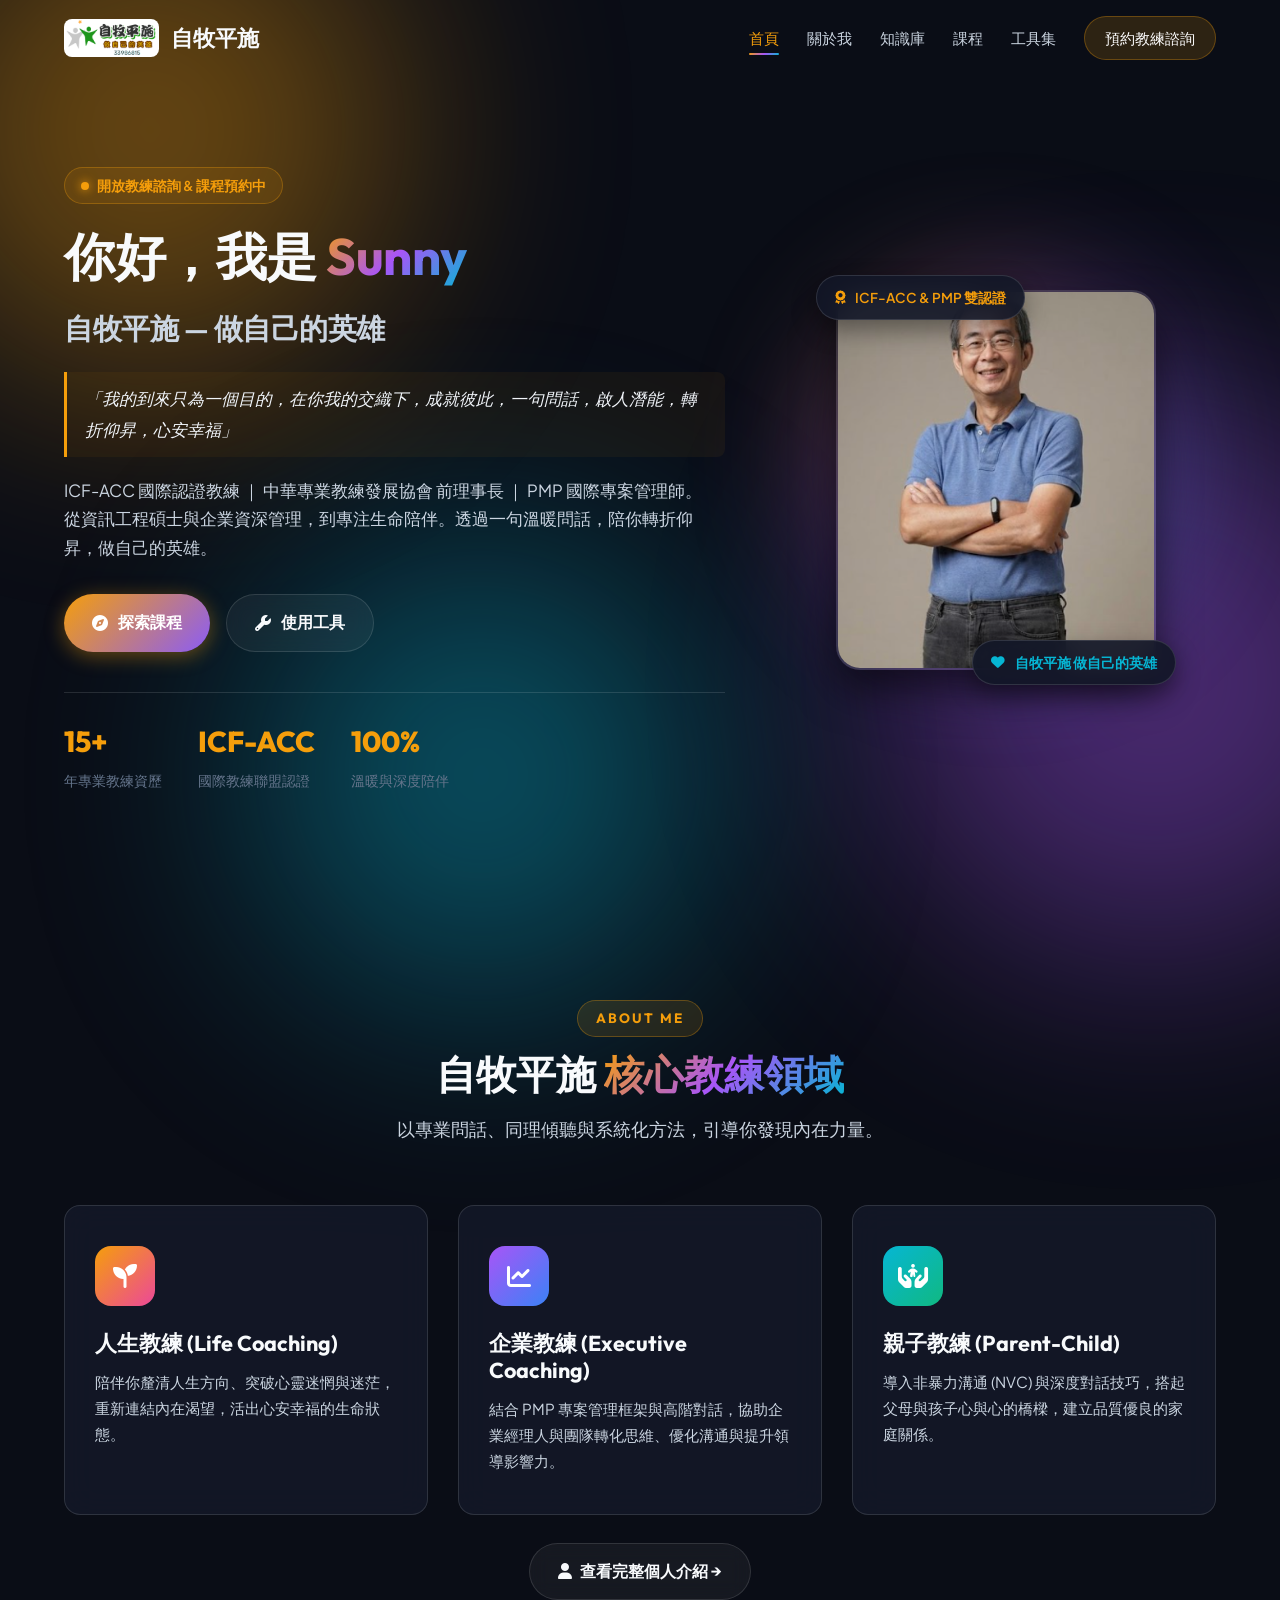
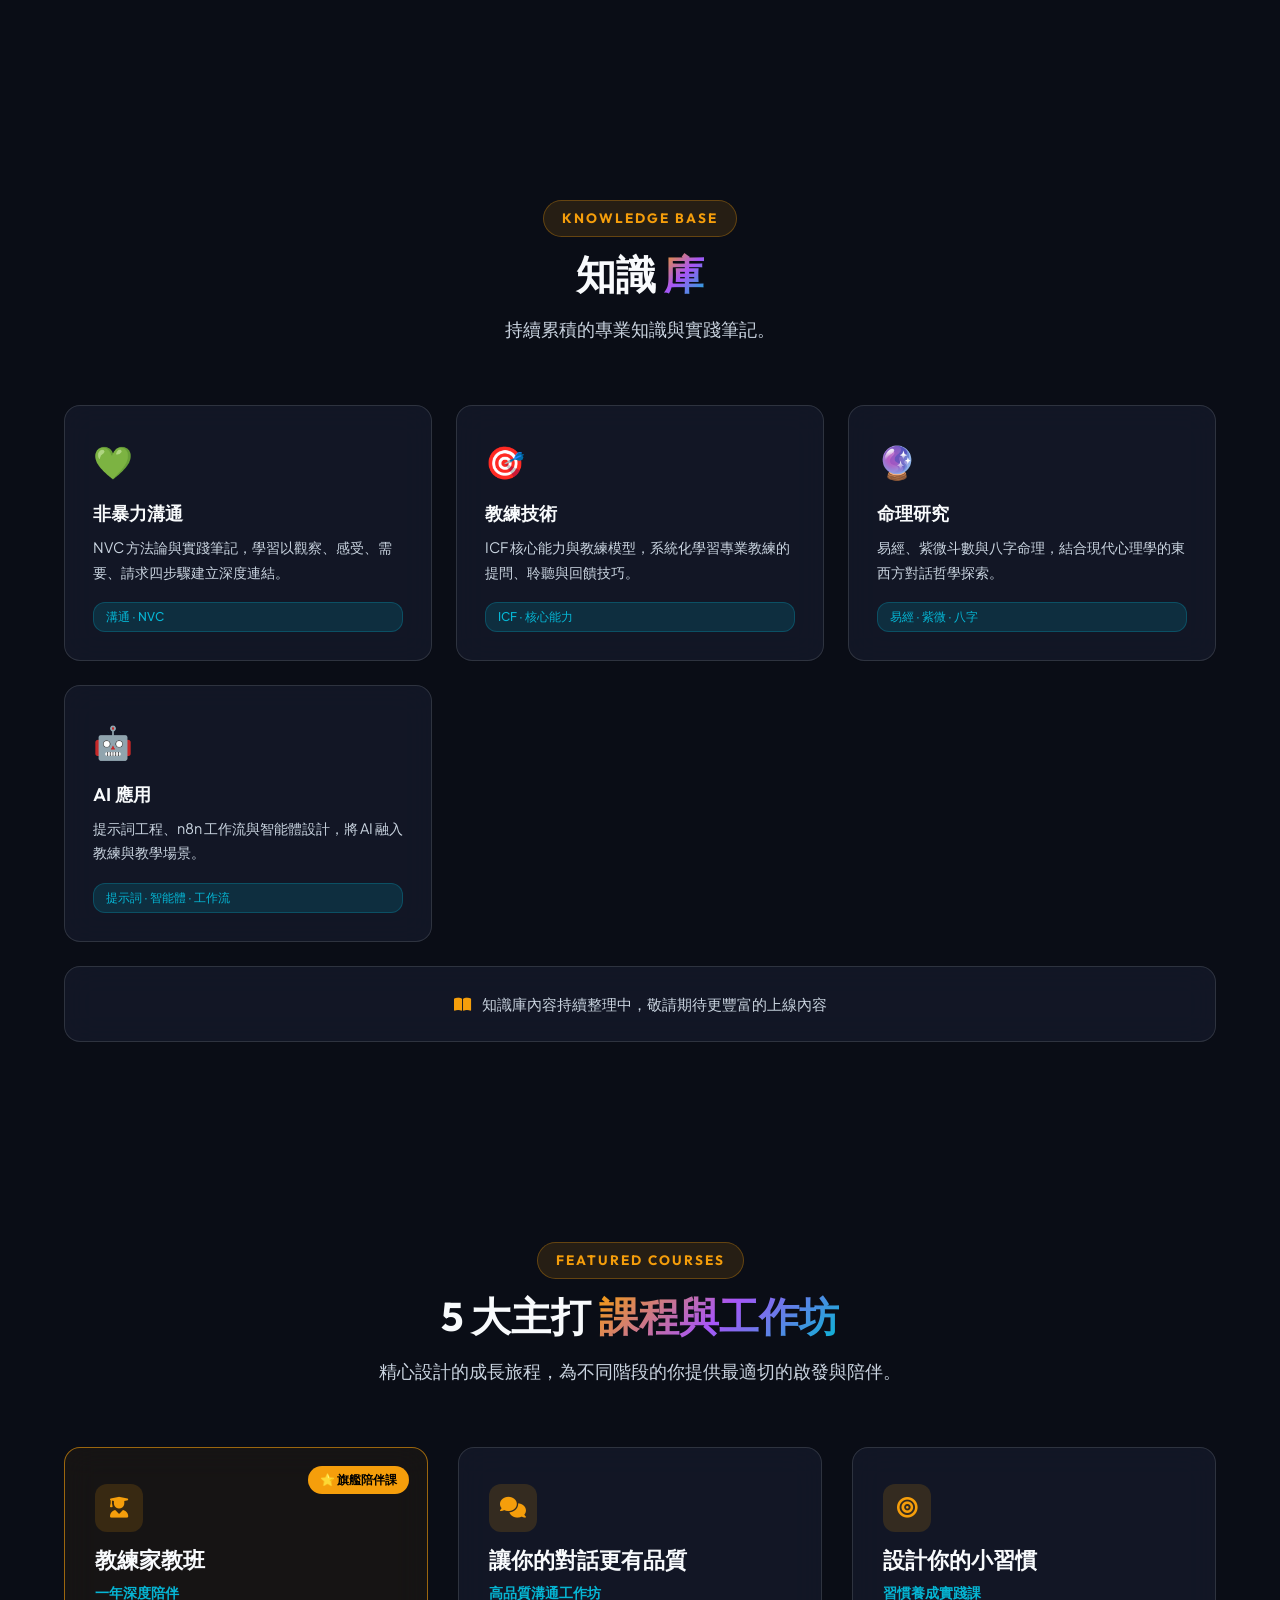
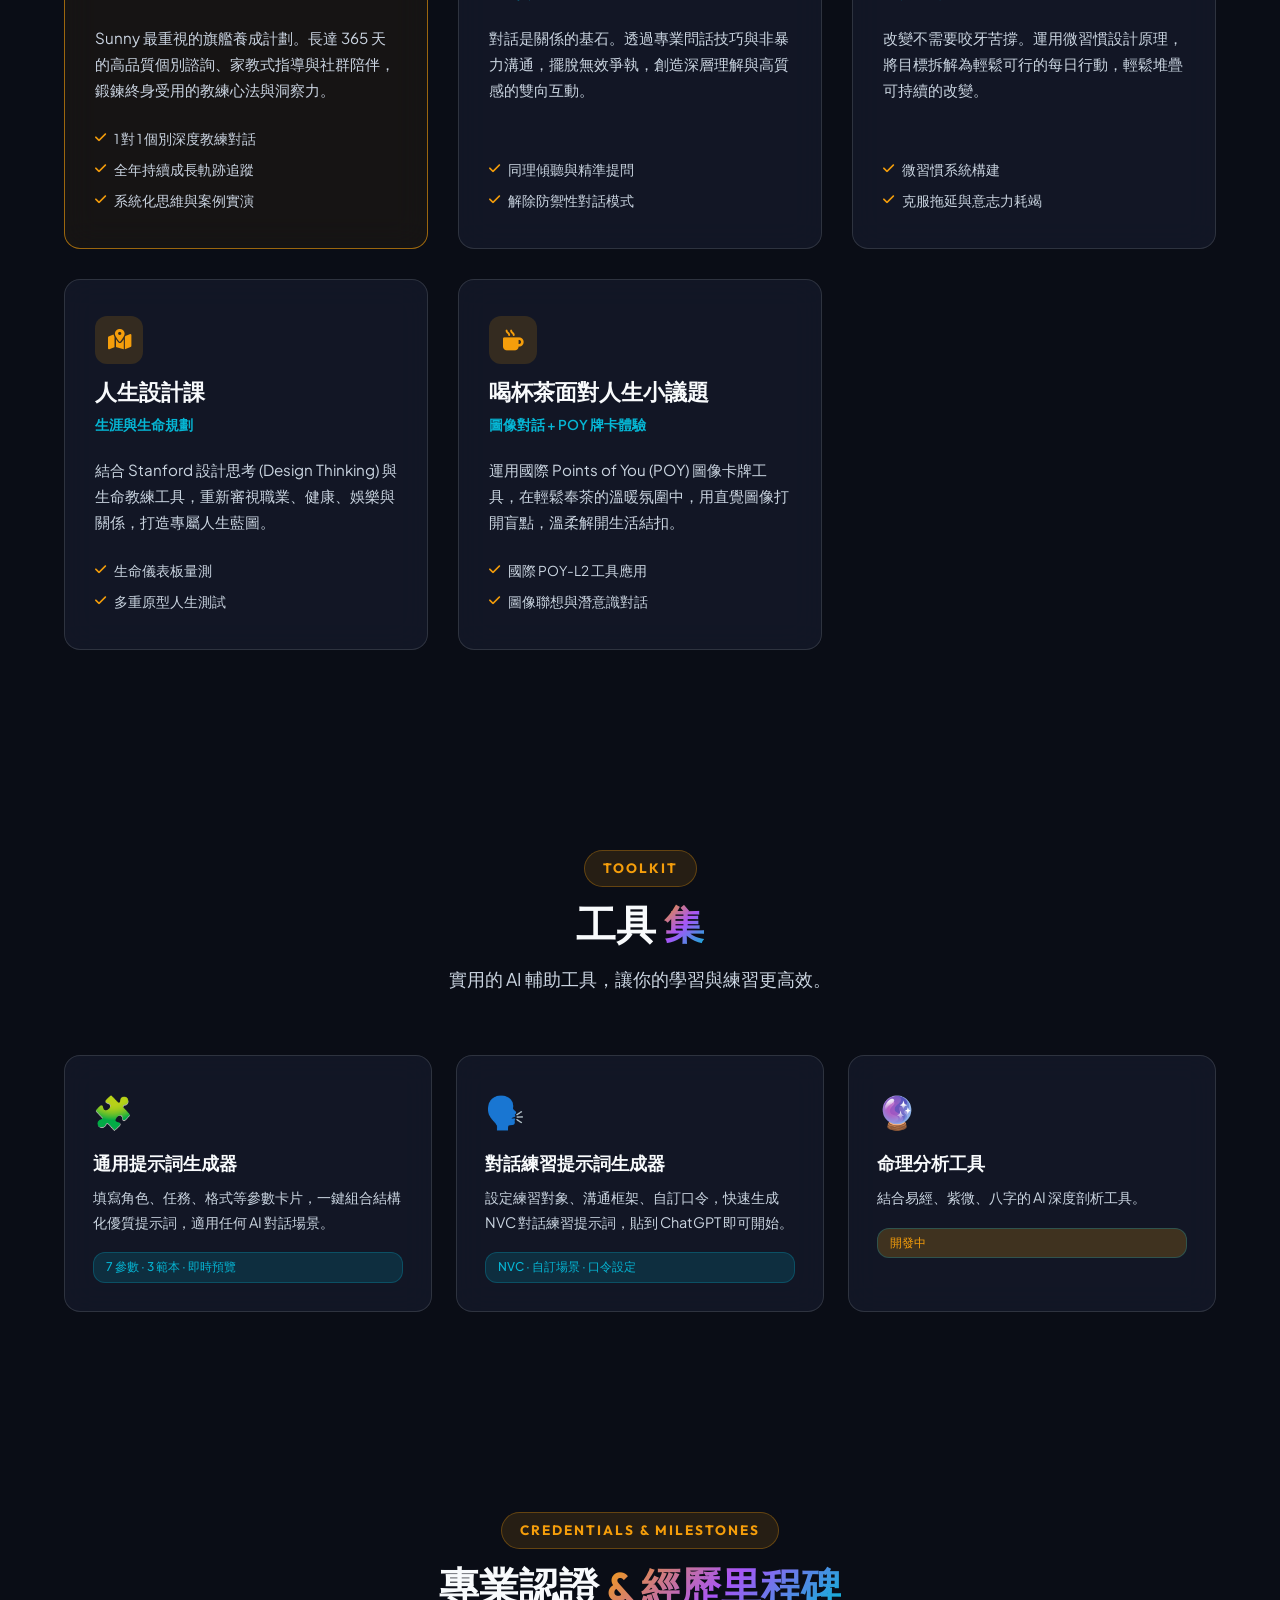
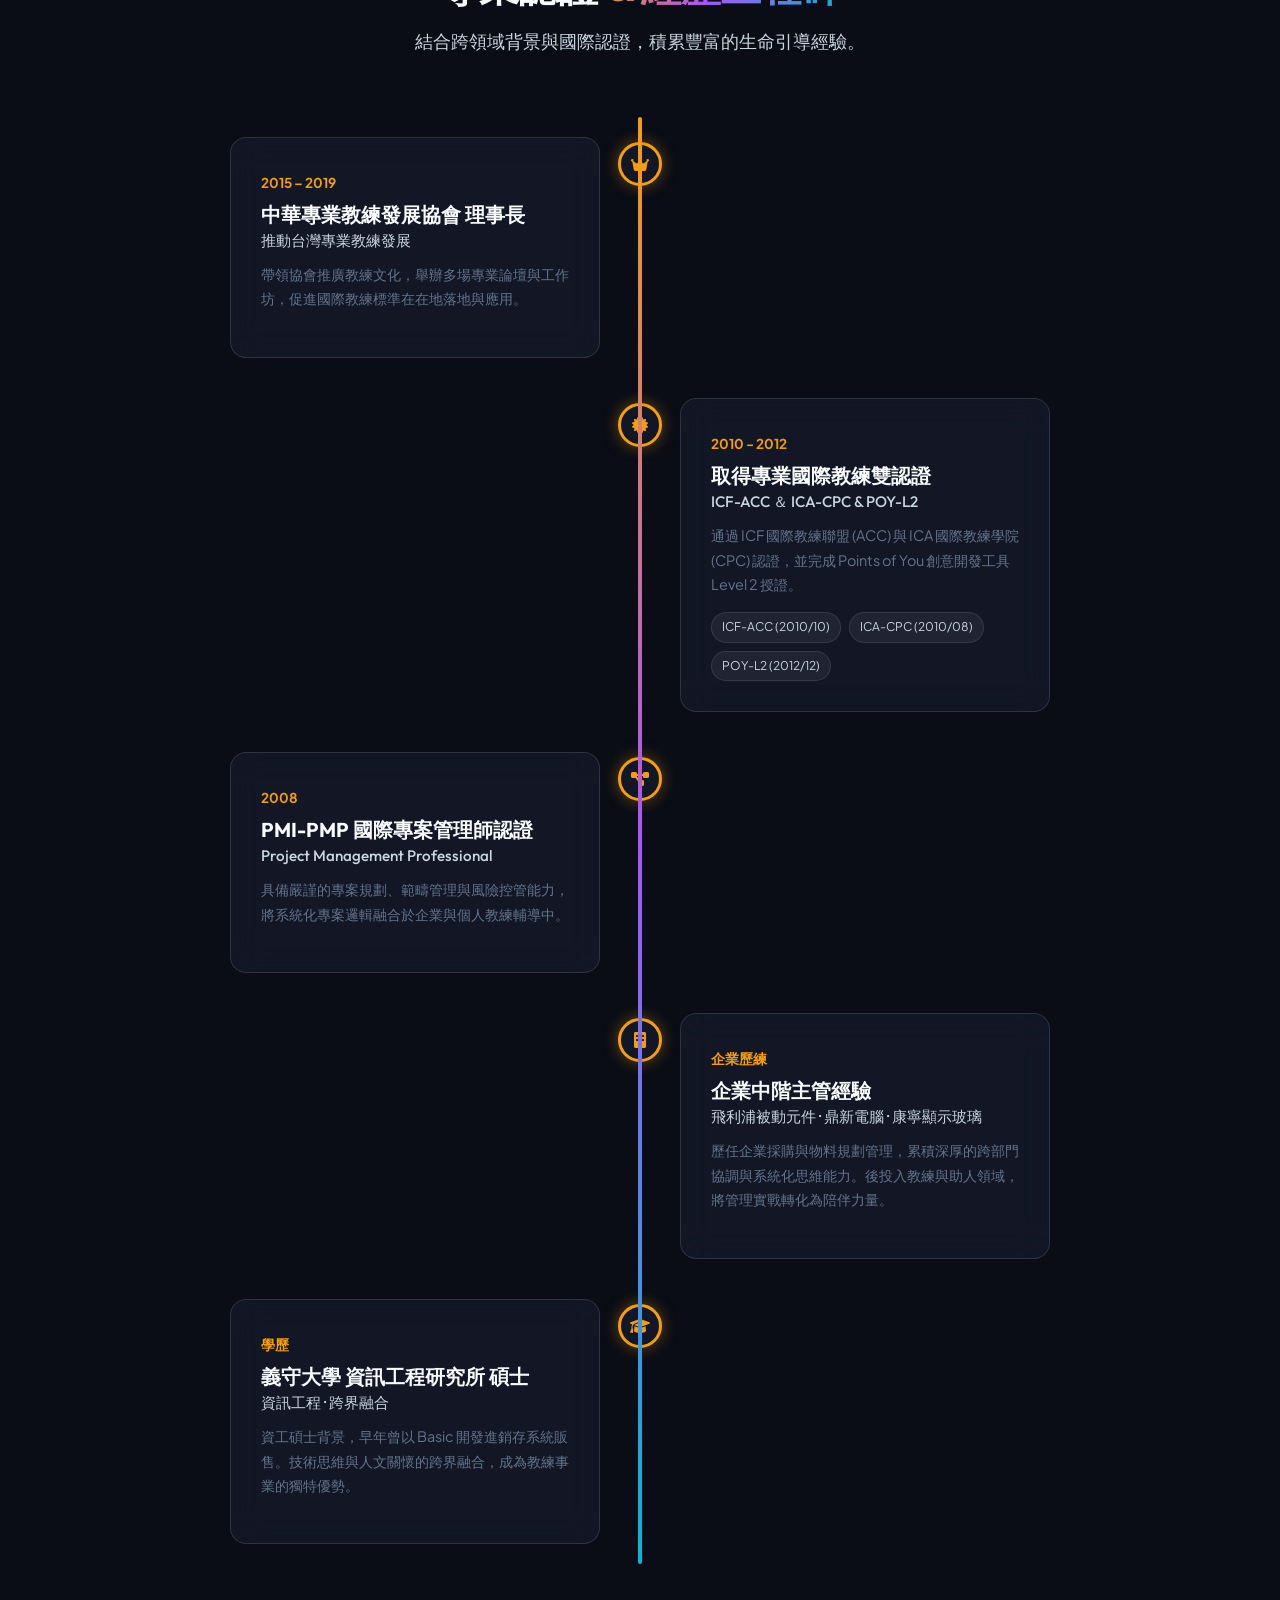
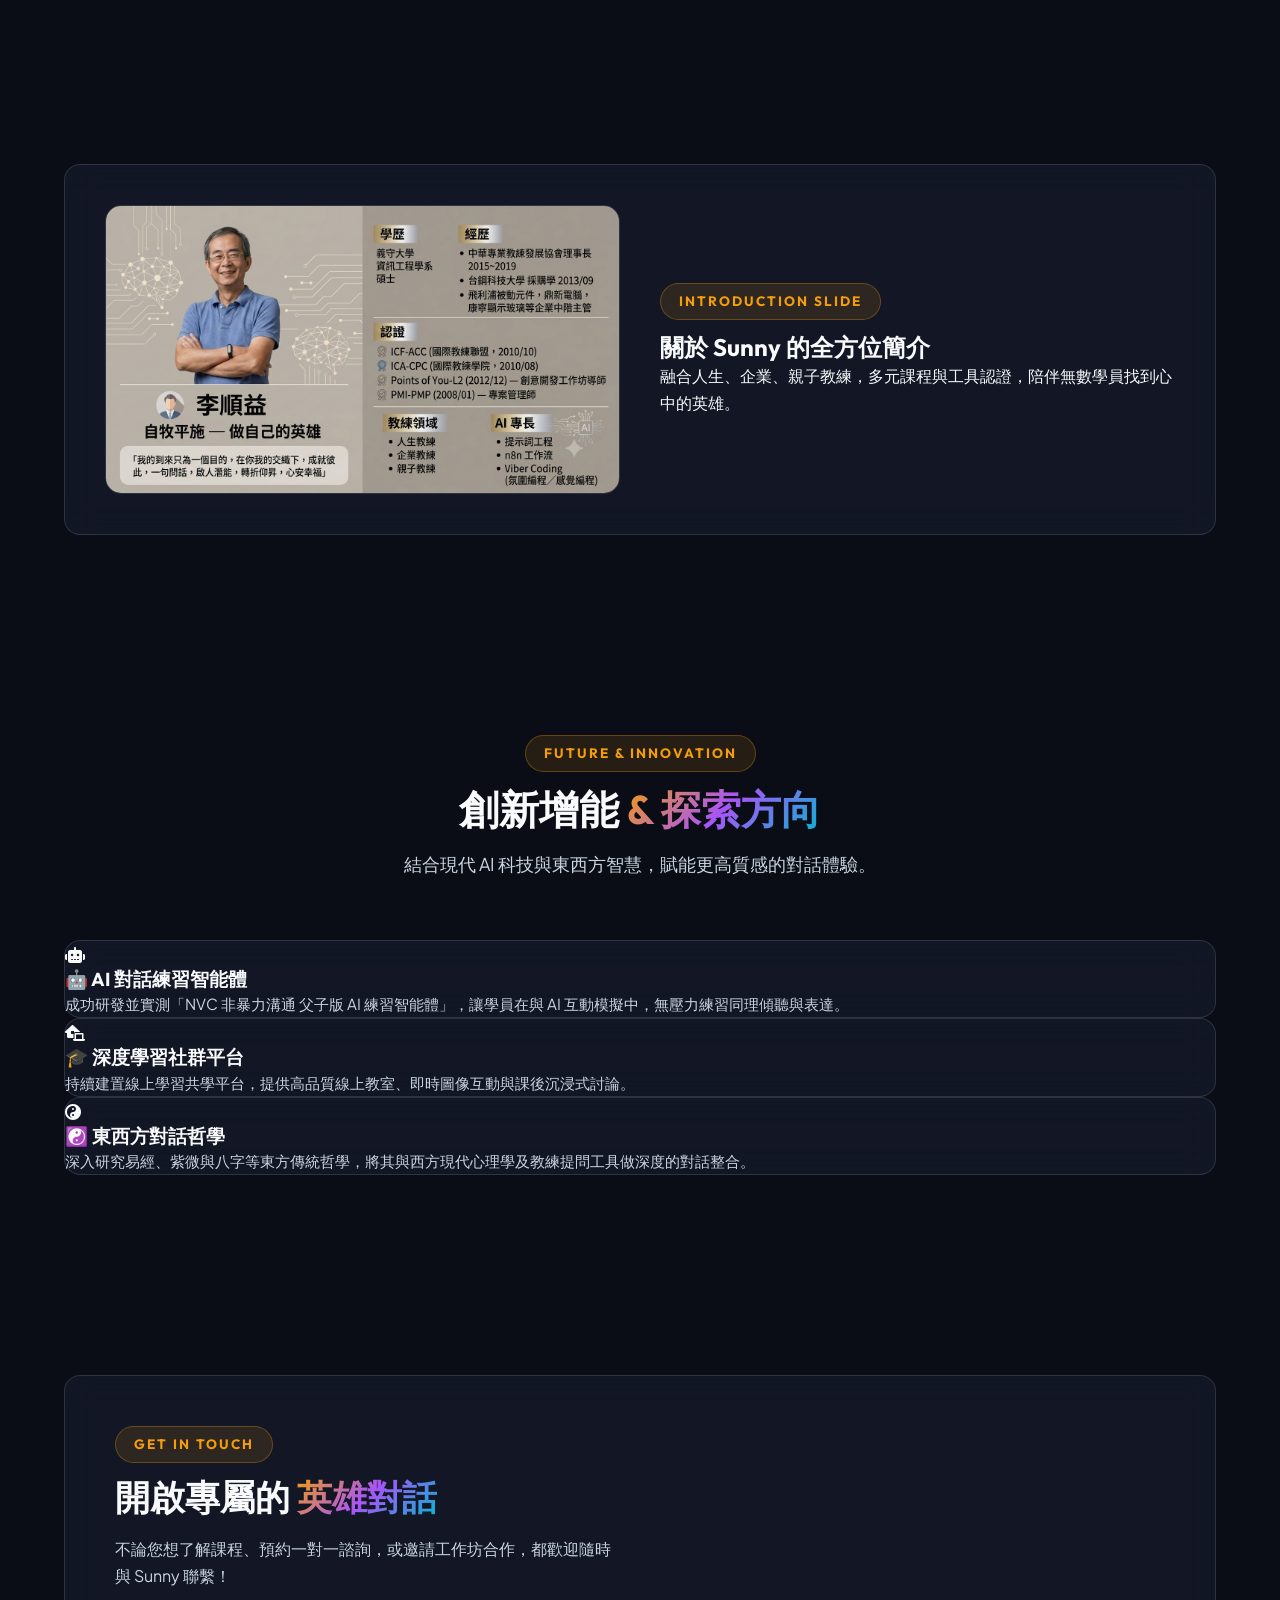
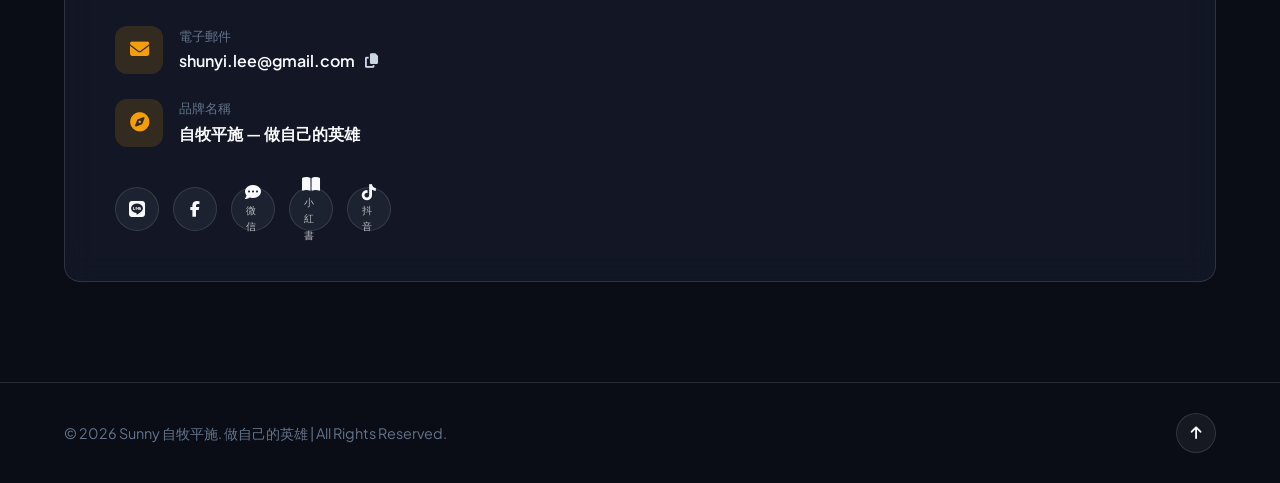
<file: index.html>
<!DOCTYPE html>
<html lang="zh-TW">
<head>
  <meta charset="UTF-8">
  <meta name="viewport" content="width=device-width, initial-scale=1.0">
  <meta name="description" content="Sunny 自牧平施 - 做自己的英雄 | ICF 國際認證教練、人生教練、企業教練、親子教練、PMP 專案管理師">
  <meta name="keywords" content="Sunny, 自牧平施, 教練家教班, 人生教練, 企業教練, 親子教練, ICF-ACC, PMP, 人生設計課, POY牌卡">
  <meta name="author" content="Sunny 自牧平施">
  <meta name="theme-color" content="#0a0d16">
  <title>Sunny 自牧平施 | 做自己的英雄 - 國際認證專業教練</title>
  <link rel="manifest" href="manifest.json">
  <link rel="apple-touch-icon" href="assets/logo.png">
  <link rel="preconnect" href="https://fonts.googleapis.com">
  <link rel="preconnect" href="https://fonts.gstatic.com" crossorigin>
  <link href="https://fonts.googleapis.com/css2?family=Outfit:wght@300;400;500;600;700;800&family=Plus+Jakarta+Sans:wght@400;500;600;700&display=swap" rel="stylesheet">
  <link rel="stylesheet" href="https://cdnjs.cloudflare.com/ajax/libs/font-awesome/6.4.0/css/all.min.css">
  <link rel="stylesheet" href="style.css">
</head>
<body>
  <!-- Ambient Background Orbs -->
  <div class="ambient-light light-1"></div>
  <div class="ambient-light light-2"></div>
  <div class="ambient-light light-3"></div>

  <!-- Navigation Bar -->
  <header class="navbar" id="navbar">
    <div class="nav-container">
      <a href="#hero" class="nav-logo">
        <img src="assets/logo.png" alt="自牧平施 Logo" class="brand-logo-img">
        <span class="logo-text">自牧平施</span>
      </a>
      <nav class="nav-menu" id="nav-menu">
        <a href="#hero" class="nav-link active">首頁</a>
        <a href="#about" class="nav-link">關於我</a>
        <a href="#knowledge" class="nav-link">知識庫</a>
        <a href="#courses" class="nav-link">課程</a>
        <a href="#tools" class="nav-link">工具集</a>
        <a href="#contact" class="nav-link btn-contact-nav">預約教練諮詢</a>
      </nav>
      <button class="nav-toggle" id="nav-toggle" aria-label="切換選單">
        <i class="fas fa-bars"></i>
      </button>
    </div>
  </header>

  <main>
    <!-- Hero Section -->
    <section class="hero" id="hero">
      <div class="container hero-container">
        <div class="hero-content">
          <div class="status-badge">
            <span class="pulse-dot"></span>
            <span>開放教練諮詢 & 課程預約中</span>
          </div>
          <h1 class="hero-title">
            你好，我是 <span class="gradient-text">Sunny</span><br>
            <span class="sub-hero-title">自牧平施 — 做自己的英雄</span>
          </h1>
          <blockquote class="hero-quote">
            「我的到來只為一個目的，在你我的交織下，成就彼此，一句問話，啟人潛能，轉折仰昇，心安幸福」
          </blockquote>
          <p class="hero-subtitle">
            ICF-ACC 國際認證教練 ｜ 中華專業教練發展協會 前理事長 ｜ PMP 國際專案管理師。<br>
            從資訊工程碩士與企業資深管理，到專注生命陪伴。透過一句溫暖問話，陪你轉折仰昇，做自己的英雄。
          </p>
          <div class="hero-actions">
            <a href="#courses" class="btn btn-primary">
              <i class="fas fa-compass"></i> 探索課程
            </a>
            <a href="#tools" class="btn btn-secondary">
              <i class="fas fa-wrench"></i> 使用工具
            </a>
          </div>
          <div class="hero-stats">
            <div class="stat-card">
              <span class="stat-number">15+</span>
              <span class="stat-label">年專業教練資歷</span>
            </div>
            <div class="stat-card">
              <span class="stat-number">ICF-ACC</span>
              <span class="stat-label">國際教練聯盟認證</span>
            </div>
            <div class="stat-card">
              <span class="stat-number">100%</span>
              <span class="stat-label">溫暖與深度陪伴</span>
            </div>
          </div>
        </div>
        <div class="hero-avatar-wrapper">
          <div class="avatar-glow"></div>
          <div class="avatar-card">
            <img src="assets/sunny_ip.png" alt="Sunny 專業肖像 Photo" class="avatar-img">
            <div class="floating-badge badge-1">
              <i class="fas fa-award"></i>
              <span>ICF-ACC & PMP 雙認證</span>
            </div>
            <div class="floating-badge badge-2">
              <i class="fas fa-heart"></i>
              <span>自牧平施 做自己的英雄</span>
            </div>
          </div>
        </div>
      </div>
    </section>

    <!-- About / Brand Philosophy -->
    <section class="about section-padding" id="about">
      <div class="container">
        <div class="section-header text-center">
          <span class="section-tag">ABOUT ME</span>
          <h2 class="section-title">自牧平施 <span class="gradient-text">核心教練領域</span></h2>
          <p class="section-description">以專業問話、同理傾聽與系統化方法，引導你發現內在力量。</p>
        </div>
        <div class="about-grid">
          <div class="about-card glass-card">
            <div class="card-icon gradient-icon-1">
              <i class="fas fa-seedling"></i>
            </div>
            <h3>人生教練 (Life Coaching)</h3>
            <p>陪伴你釐清人生方向、突破心靈迷惘與迷茫，重新連結內在渴望，活出心安幸福的生命狀態。</p>
          </div>
          <div class="about-card glass-card">
            <div class="card-icon gradient-icon-2">
              <i class="fas fa-chart-line"></i>
            </div>
            <h3>企業教練 (Executive Coaching)</h3>
            <p>結合 PMP 專案管理框架與高階對話，協助企業經理人與團隊轉化思維、優化溝通與提升領導影響力。</p>
          </div>
          <div class="about-card glass-card">
            <div class="card-icon gradient-icon-3">
              <i class="fas fa-hands-holding-child"></i>
            </div>
            <h3>親子教練 (Parent-Child)</h3>
            <p>導入非暴力溝通 (NVC) 與深度對話技巧，搭起父母與孩子心與心的橋樑，建立品質優良的家庭關係。</p>
          </div>
        </div>
        <div style="text-align:center;margin-top:28px">
          <a href="about.html" class="btn btn-secondary" style="display:inline-flex;align-items:center;gap:8px">
            <i class="fas fa-user"></i> 查看完整個人介紹 →
          </a>
        </div>
      </div>
    </section>

    <!-- Knowledge Base -->
    <section class="section-padding" id="knowledge">
      <div class="container">
        <div class="section-header text-center">
          <span class="section-tag">KNOWLEDGE BASE</span>
          <h2 class="section-title">知識 <span class="gradient-text">庫</span></h2>
          <p class="section-description">持續累積的專業知識與實踐筆記。</p>
        </div>
        <div class="tools-grid">
          <div class="tool-card glass-card">
            <div class="tool-card-icon" style="font-size:2rem">💚</div>
            <h3>非暴力溝通</h3>
            <p>NVC 方法論與實踐筆記，學習以觀察、感受、需要、請求四步驟建立深度連結。</p>
            <span class="tool-badge">溝通 · NVC</span>
          </div>
          <div class="tool-card glass-card">
            <div class="tool-card-icon" style="font-size:2rem">🎯</div>
            <h3>教練技術</h3>
            <p>ICF 核心能力與教練模型，系統化學習專業教練的提問、聆聽與回饋技巧。</p>
            <span class="tool-badge">ICF · 核心能力</span>
          </div>
          <div class="tool-card glass-card">
            <div class="tool-card-icon" style="font-size:2rem">🔮</div>
            <h3>命理研究</h3>
            <p>易經、紫微斗數與八字命理，結合現代心理學的東西方對話哲學探索。</p>
            <span class="tool-badge">易經 · 紫微 · 八字</span>
          </div>
          <div class="tool-card glass-card">
            <div class="tool-card-icon" style="font-size:2rem">🤖</div>
            <h3>AI 應用</h3>
            <p>提示詞工程、n8n 工作流與智能體設計，將 AI 融入教練與教學場景。</p>
            <span class="tool-badge">提示詞 · 智能體 · 工作流</span>
          </div>
        </div>
        <div class="glass-card" style="margin-top:24px;padding:24px;text-align:center">
          <p style="color:var(--text-secondary);font-size:0.95rem">
            <i class="fas fa-book-open" style="color:var(--accent-gold);margin-right:8px"></i>
            知識庫內容持續整理中，敬請期待更豐富的上線內容
          </p>
        </div>
      </div>
    </section>

    <!-- Courses -->
    <section class="courses section-padding" id="courses">
      <div class="container">
        <div class="section-header text-center">
          <span class="section-tag">FEATURED COURSES</span>
          <h2 class="section-title">5 大主打 <span class="gradient-text">課程與工作坊</span></h2>
          <p class="section-description">精心設計的成長旅程，為不同階段的你提供最適切的啟發與陪伴。</p>
        </div>
        <div class="courses-grid">
          <!-- Course 1 -->
          <div class="course-card glass-card featured">
            <div class="course-badge">⭐ 旗艦陪伴課</div>
            <div class="course-header">
              <div class="course-icon"><i class="fas fa-user-graduate"></i></div>
              <h3>教練家教班</h3>
              <span class="course-subtitle">一年深度陪伴</span>
            </div>
            <p class="course-desc">Sunny 最重視的旗艦養成計劃。長達 365 天的高品質個別諮詢、家教式指導與社群陪伴，鍛鍊終身受用的教練心法與洞察力。</p>
            <ul class="course-features">
              <li><i class="fas fa-check"></i> 1 對 1 個別深度教練對話</li>
              <li><i class="fas fa-check"></i> 全年持續成長軌跡追蹤</li>
              <li><i class="fas fa-check"></i> 系統化思維與案例實演</li>
            </ul>
          </div>
          <!-- Course 2 -->
          <div class="course-card glass-card">
            <div class="course-header">
              <div class="course-icon"><i class="fas fa-comments"></i></div>
              <h3>讓你的對話更有品質</h3>
              <span class="course-subtitle">高品質溝通工作坊</span>
            </div>
            <p class="course-desc">對話是關係的基石。透過專業問話技巧與非暴力溝通，擺脫無效爭執，創造深層理解與高質感的雙向互動。</p>
            <ul class="course-features">
              <li><i class="fas fa-check"></i> 同理傾聽與精準提問</li>
              <li><i class="fas fa-check"></i> 解除防禦性對話模式</li>
            </ul>
          </div>
          <!-- Course 3 -->
          <div class="course-card glass-card">
            <div class="course-header">
              <div class="course-icon"><i class="fas fa-bullseye"></i></div>
              <h3>設計你的小習慣</h3>
              <span class="course-subtitle">習慣養成實踐課</span>
            </div>
            <p class="course-desc">改變不需要咬牙苦撐。運用微習慣設計原理，將目標拆解為輕鬆可行的每日行動，輕鬆堆疊可持續的改變。</p>
            <ul class="course-features">
              <li><i class="fas fa-check"></i> 微習慣系統構建</li>
              <li><i class="fas fa-check"></i> 克服拖延與意志力耗竭</li>
            </ul>
          </div>
          <!-- Course 4 -->
          <div class="course-card glass-card">
            <div class="course-header">
              <div class="course-icon"><i class="fas fa-map-marked-alt"></i></div>
              <h3>人生設計課</h3>
              <span class="course-subtitle">生涯與生命規劃</span>
            </div>
            <p class="course-desc">結合 Stanford 設計思考 (Design Thinking) 與生命教練工具，重新審視職業、健康、娛樂與關係，打造專屬人生藍圖。</p>
            <ul class="course-features">
              <li><i class="fas fa-check"></i> 生命儀表板量測</li>
              <li><i class="fas fa-check"></i> 多重原型人生測試</li>
            </ul>
          </div>
          <!-- Course 5 -->
          <div class="course-card glass-card">
            <div class="course-header">
              <div class="course-icon"><i class="fas fa-mug-hot"></i></div>
              <h3>喝杯茶面對人生小議題</h3>
              <span class="course-subtitle">圖像對話 + POY 牌卡體驗</span>
            </div>
            <p class="course-desc">運用國際 Points of You (POY) 圖像卡牌工具，在輕鬆奉茶的溫暖氛圍中，用直覺圖像打開盲點，溫柔解開生活結扣。</p>
            <ul class="course-features">
              <li><i class="fas fa-check"></i> 國際 POY-L2 工具應用</li>
              <li><i class="fas fa-check"></i> 圖像聯想與潛意識對話</li>
            </ul>
          </div>
        </div>
      </div>
    </section>

    <!-- Tools -->
    <section class="section-padding" id="tools">
      <div class="container">
        <div class="section-header text-center">
          <span class="section-tag">TOOLKIT</span>
          <h2 class="section-title">工具 <span class="gradient-text">集</span></h2>
          <p class="section-description">實用的 AI 輔助工具，讓你的學習與練習更高效。</p>
        </div>
        <div class="tools-grid">
          <a class="tool-card glass-card" href="tools/通用提示词生成器.html" style="text-decoration:none;color:inherit">
            <div class="tool-card-icon" style="font-size:2rem">🧩</div>
            <h3>通用提示詞生成器</h3>
            <p>填寫角色、任務、格式等參數卡片，一鍵組合結構化優質提示詞，適用任何 AI 對話場景。</p>
            <span class="tool-badge">7 參數 · 3 範本 · 即時預覽</span>
          </a>
          <a class="tool-card glass-card" href="tools/对话练习提示词生成器.html" style="text-decoration:none;color:inherit">
            <div class="tool-card-icon" style="font-size:2rem">🗣️</div>
            <h3>對話練習提示詞生成器</h3>
            <p>設定練習對象、溝通框架、自訂口令，快速生成 NVC 對話練習提示詞，貼到 ChatGPT 即可開始。</p>
            <span class="tool-badge">NVC · 自訂場景 · 口令設定</span>
          </a>
          <div class="tool-card glass-card" style="opacity:0.5;cursor:default">
            <div class="tool-card-icon" style="font-size:2rem">🔮</div>
            <h3>命理分析工具</h3>
            <p>結合易經、紫微、八字的 AI 深度剖析工具。</p>
            <span class="tool-badge" style="background:rgba(245,158,11,0.2);color:var(--accent-gold)">開發中</span>
          </div>
        </div>
      </div>
    </section>

    <!-- Timeline & Qualifications -->
    <section class="timeline-section section-padding" id="timeline">
      <div class="container">
        <div class="section-header text-center">
          <span class="section-tag">CREDENTIALS & MILESTONES</span>
          <h2 class="section-title">專業認證 <span class="gradient-text">& 經歷里程碑</span></h2>
          <p class="section-description">結合跨領域背景與國際認證，積累豐富的生命引導經驗。</p>
        </div>
        <div class="timeline">
          <!-- Timeline Item 1 -->
          <div class="timeline-item left">
            <div class="timeline-dot"><i class="fas fa-crown"></i></div>
            <div class="timeline-content glass-card">
              <span class="timeline-date">2015 – 2019</span>
              <h3 class="timeline-title">中華專業教練發展協會 理事長</h3>
              <h4 class="timeline-company">推動台灣專業教練發展</h4>
              <p class="timeline-desc">帶領協會推廣教練文化，舉辦多場專業論壇與工作坊，促進國際教練標準在在地落地與應用。</p>
            </div>
          </div>
          <!-- Timeline Item 2 -->
          <div class="timeline-item right">
            <div class="timeline-dot"><i class="fas fa-certificate"></i></div>
            <div class="timeline-content glass-card">
              <span class="timeline-date">2010 - 2012</span>
              <h3 class="timeline-title">取得專業國際教練雙認證</h3>
              <h4 class="timeline-company">ICF-ACC ＆ ICA-CPC & POY-L2</h4>
              <p class="timeline-desc">通過 ICF 國際教練聯盟 (ACC) 與 ICA 國際教練學院 (CPC) 認證，並完成 Points of You 創意開發工具 Level 2 授證。</p>
              <div class="timeline-tags">
                <span class="tag">ICF-ACC (2010/10)</span>
                <span class="tag">ICA-CPC (2010/08)</span>
                <span class="tag">POY-L2 (2012/12)</span>
              </div>
            </div>
          </div>
          <!-- Timeline Item 3 -->
          <div class="timeline-item left">
            <div class="timeline-dot"><i class="fas fa-project-diagram"></i></div>
            <div class="timeline-content glass-card">
              <span class="timeline-date">2008</span>
              <h3 class="timeline-title">PMI-PMP 國際專案管理師認證</h3>
              <h4 class="timeline-company">Project Management Professional</h4>
              <p class="timeline-desc">具備嚴謹的專案規劃、範疇管理與風險控管能力，將系統化專案邏輯融合於企業與個人教練輔導中。</p>
            </div>
          </div>
          <!-- Timeline Item 4 -->
          <div class="timeline-item right">
            <div class="timeline-dot"><i class="fas fa-building"></i></div>
            <div class="timeline-content glass-card">
              <span class="timeline-date">企業歷練</span>
              <h3 class="timeline-title">企業中階主管經驗</h3>
              <h4 class="timeline-company">飛利浦被動元件 · 鼎新電腦 · 康寧顯示玻璃</h4>
              <p class="timeline-desc">歷任企業採購與物料規劃管理，累積深厚的跨部門協調與系統化思維能力。後投入教練與助人領域，將管理實戰轉化為陪伴力量。</p>
            </div>
          </div>
          <!-- Timeline Item 5 -->
          <div class="timeline-item left">
            <div class="timeline-dot"><i class="fas fa-graduation-cap"></i></div>
            <div class="timeline-content glass-card">
              <span class="timeline-date">學歷</span>
              <h3 class="timeline-title">義守大學 資訊工程研究所 碩士</h3>
              <h4 class="timeline-company">資訊工程 · 跨界融合</h4>
              <p class="timeline-desc">資工碩士背景，早年曾以 Basic 開發進銷存系統販售。技術思維與人文關懷的跨界融合，成為教練事業的獨特優勢。</p>
            </div>
          </div>
        </div>
      </div>
    </section>

    <!-- Presentation Showcase -->
    <section class="presentation-showcase section-padding">
      <div class="container">
        <div class="glass-card presentation-card">
          <div class="presentation-img-wrapper">
            <img src="assets/sunny_presentation.png" alt="Sunny 簡介簡報圖" class="presentation-img">
          </div>
          <div class="presentation-info">
            <span class="section-tag">INTRODUCTION SLIDE</span>
            <h2>關於 Sunny 的全方位簡介</h2>
            <p>融合人生、企業、親子教練，多元課程與工具認證，陪伴無數學員找到心中的英雄。</p>
          </div>
        </div>
      </div>
    </section>

    <!-- Innovations -->
    <section class="innovations section-padding" id="innovations">
      <div class="container">
        <div class="section-header text-center">
          <span class="section-tag">FUTURE & INNOVATION</span>
          <h2 class="section-title">創新增能 <span class="gradient-text">& 探索方向</span></h2>
          <p class="section-description">結合現代 AI 科技與東西方智慧，賦能更高質感的對話體驗。</p>
        </div>
        <div class="skills-grid">
          <div class="skill-category glass-card">
            <div class="skill-head">
              <i class="fas fa-robot icon-gradient"></i>
              <h3>🤖 AI 對話練習智能體</h3>
            </div>
            <p class="innovation-text">成功研發並實測「NVC 非暴力溝通 父子版 AI 練習智能體」，讓學員在與 AI 互動模擬中，無壓力練習同理傾聽與表達。</p>
          </div>
          <div class="skill-category glass-card">
            <div class="skill-head">
              <i class="fas fa-laptop-house icon-gradient"></i>
              <h3>🎓 深度學習社群平台</h3>
            </div>
            <p class="innovation-text">持續建置線上學習共學平台，提供高品質線上教室、即時圖像互動與課後沉浸式討論。</p>
          </div>
          <div class="skill-category glass-card">
            <div class="skill-head">
              <i class="fas fa-yin-yang icon-gradient"></i>
              <h3>☯️ 東西方對話哲學</h3>
            </div>
            <p class="innovation-text">深入研究易經、紫微與八字等東方傳統哲學，將其與西方現代心理學及教練提問工具做深度的對話整合。</p>
          </div>
        </div>
      </div>
    </section>

    <!-- Contact -->
    <section class="contact section-padding" id="contact">
      <div class="container">
        <div class="contact-box glass-card">
          <div class="contact-content">
            <span class="section-tag">GET IN TOUCH</span>
            <h2 class="contact-title">開啟專屬的 <span class="gradient-text">英雄對話</span></h2>
            <p class="contact-desc">不論您想了解課程、預約一對一諮詢，或邀請工作坊合作，都歡迎隨時與 Sunny 聯繫！</p>
            <div class="contact-methods">
              <div class="contact-method-item">
                <div class="method-icon"><i class="fas fa-envelope"></i></div>
                <div>
                  <span class="method-label">電子郵件</span>
                  <div class="email-copy-wrapper">
                    <span id="contact-email">shunyi.lee@gmail.com</span>
                    <button id="btn-copy-email" class="btn-copy" title="複製 Email">
                      <i class="fas fa-copy"></i>
                    </button>
                  </div>
                </div>
              </div>
              <div class="contact-method-item">
                <div class="method-icon"><i class="fas fa-compass"></i></div>
                <div>
                  <span class="method-label">品牌名稱</span>
                  <span class="method-value">自牧平施 — 做自己的英雄</span>
                </div>
              </div>
            </div>
            <!-- Social Links -->
            <div class="social-links">
              <a href="https://line.me/ti/p/sunny1962" target="_blank" rel="noopener" class="social-btn" aria-label="Line" title="Line: sunny1962">
                <i class="fab fa-line"></i>
              </a>
              <a href="https://www.facebook.com/sunny.lee.5268" target="_blank" rel="noopener" class="social-btn" aria-label="Facebook" title="Facebook">
                <i class="fab fa-facebook-f"></i>
              </a>
              <span class="social-btn social-text" title="微信: Sunny196208">
                <i class="fas fa-comment-dots"></i>
                <small>微信</small>
              </span>
              <span class="social-btn social-text" title="小紅書: 5551283018">
                <i class="fas fa-book-open"></i>
                <small>小紅書</small>
              </span>
              <span class="social-btn social-text" title="抖音: 27648503528">
                <i class="fab fa-tiktok"></i>
                <small>抖音</small>
              </span>
            </div>
          </div>
        </div>
      </div>
    </section>
  </main>

  <!-- Footer -->
  <footer class="footer">
    <div class="container footer-container">
      <p>&copy; <span id="current-year">2026</span> Sunny 自牧平施. 做自己的英雄 | All Rights Reserved.</p>
      <a href="#hero" class="back-to-top" aria-label="返回頂部">
        <i class="fas fa-arrow-up"></i>
      </a>
    </div>
  </footer>

  <script src="script.js"></script>
</body>
</html>
</file>
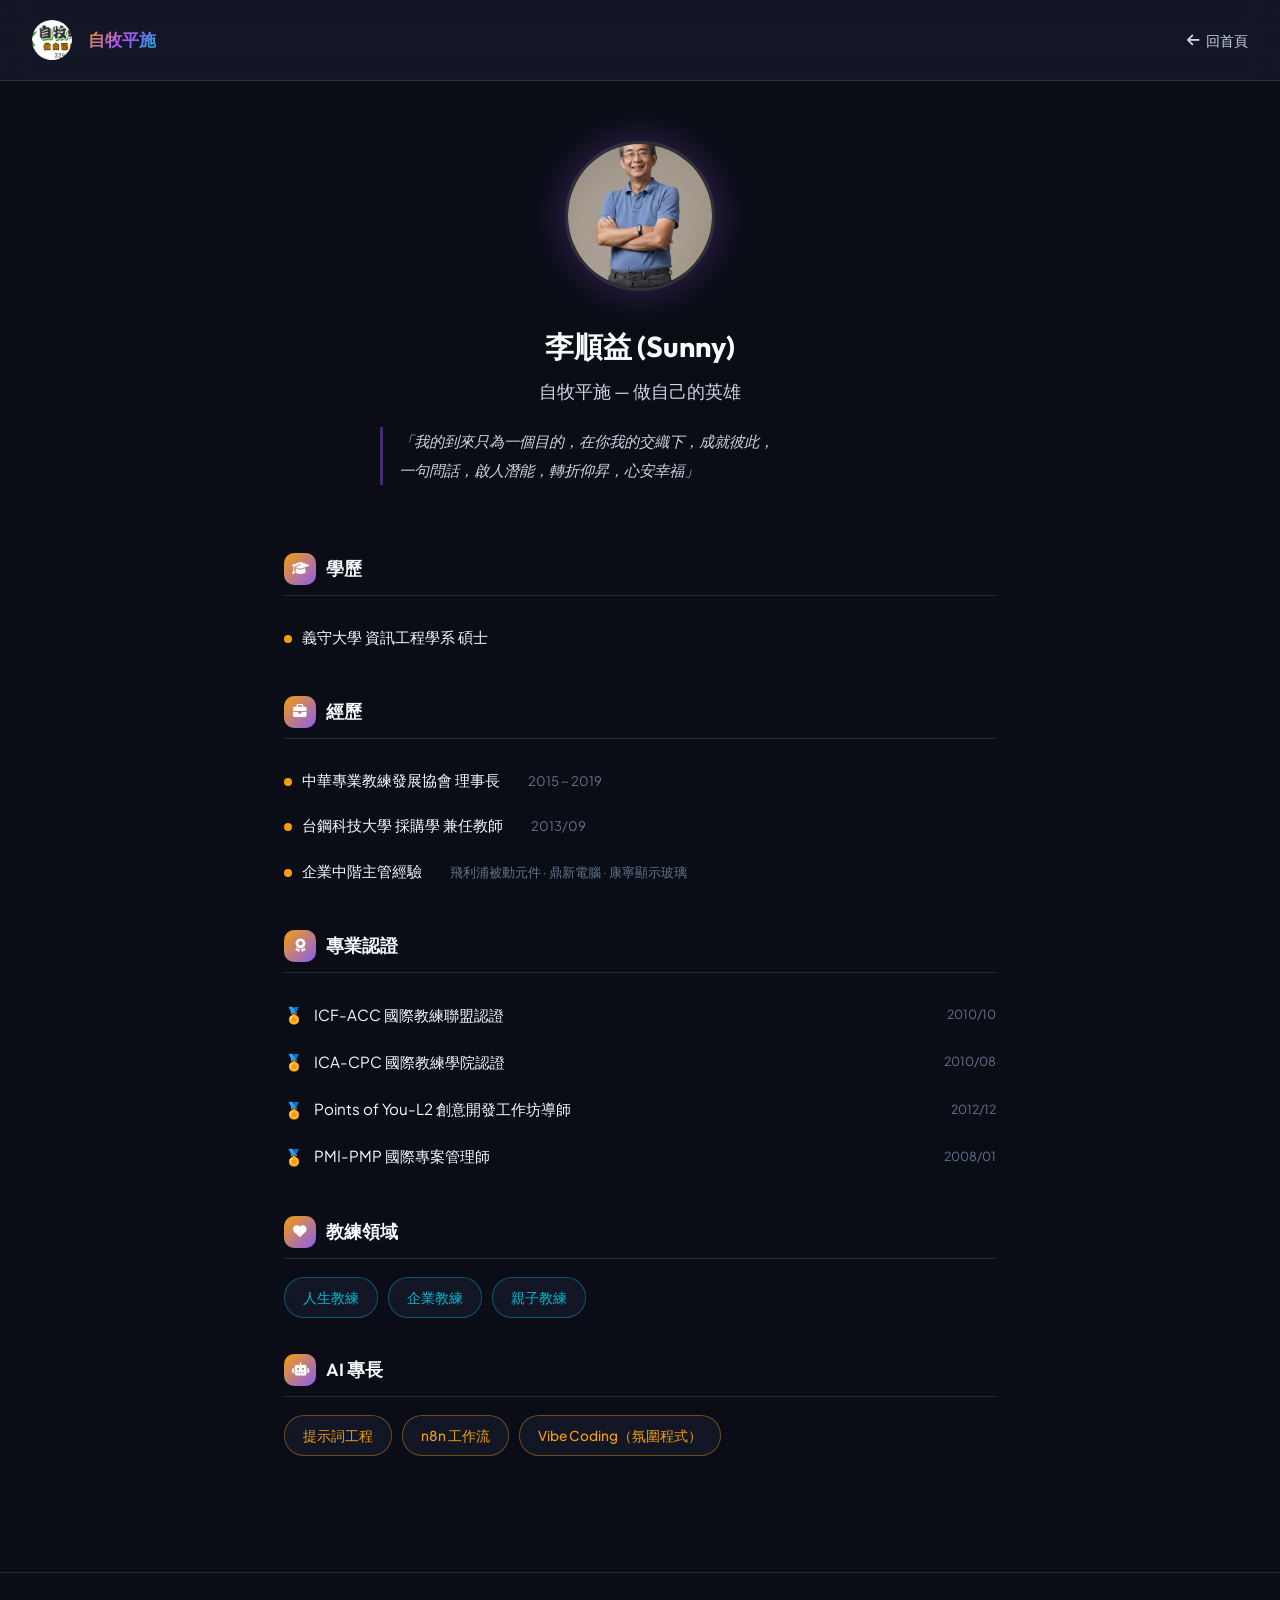
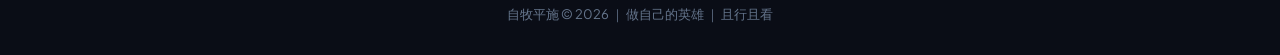
<file: about.html>
<!DOCTYPE html>
<html lang="zh-TW">
<head>
  <meta charset="UTF-8">
  <meta name="viewport" content="width=device-width, initial-scale=1.0">
  <meta name="theme-color" content="#0a0d16">
  <title>關於我 - 自牧平施</title>
  <link rel="manifest" href="manifest.json">
  <link rel="preconnect" href="https://fonts.googleapis.com">
  <link rel="preconnect" href="https://fonts.gstatic.com" crossorigin>
  <link href="https://fonts.googleapis.com/css2?family=Outfit:wght@300;400;500;600;700;800&family=Plus+Jakarta+Sans:wght@400;500;600;700&display=swap" rel="stylesheet">
  <link rel="stylesheet" href="https://cdnjs.cloudflare.com/ajax/libs/font-awesome/6.4.0/css/all.min.css">
  <style>
    :root {
      --bg-primary: #0a0d16;
      --bg-secondary: #121727;
      --bg-glass: rgba(22, 28, 45, 0.7);
      --bg-glass-border: rgba(255, 255, 255, 0.12);
      --text-primary: #f8fafc;
      --text-secondary: #cbd5e1;
      --text-muted: #64748b;
      --accent-cyan: #06b6d4;
      --accent-purple: #a855f7;
      --accent-gold: #f59e0b;
      --gradient-main: linear-gradient(135deg, #f59e0b 0%, #a855f7 50%, #06b6d4 100%);
      --gradient-btn: linear-gradient(135deg, #f59e0b 0%, #8b5cf6 100%);
      --font-heading: 'Outfit', sans-serif;
      --font-body: 'Plus Jakarta Sans', sans-serif;
      --radius-md: 16px;
      --radius-lg: 24px;
    }

    * { margin: 0; padding: 0; box-sizing: border-box; }
    html { scroll-behavior: smooth; }
    body {
      background-color: var(--bg-primary);
      color: var(--text-primary);
      font-family: var(--font-body);
      line-height: 1.7;
      overflow-x: hidden;
      min-height: 100vh;
    }

    /* Header */
    .page-header {
      display: flex;
      align-items: center;
      gap: 16px;
      padding: 20px 32px;
      background: var(--bg-glass);
      backdrop-filter: blur(16px);
      -webkit-backdrop-filter: blur(16px);
      border-bottom: 1px solid var(--bg-glass-border);
      position: sticky;
      top: 0;
      z-index: 100;
    }
    .page-header img {
      width: 40px; height: 40px; border-radius: 50%; object-fit: cover;
    }
    .page-header .brand {
      font-family: var(--font-heading);
      font-weight: 600; font-size: 1.05rem;
      background: var(--gradient-main);
      -webkit-background-clip: text;
      -webkit-text-fill-color: transparent;
      background-clip: text;
    }
    .page-header .back {
      margin-left: auto;
      text-decoration: none;
      color: var(--text-secondary);
      font-size: 0.9rem;
      display: flex; align-items: center; gap: 6px;
      transition: color 0.2s;
    }
    .page-header .back:hover { color: var(--accent-gold); }

    /* Hero */
    .about-hero {
      text-align: center;
      padding: 60px 24px 48px;
      position: relative;
    }
    .about-hero .profile-photo {
      width: 150px; height: 150px; border-radius: 50%;
      object-fit: cover;
      border: 3px solid rgba(255,255,255,0.15);
      box-shadow: 0 0 40px rgba(168,85,247,0.3);
      margin-bottom: 24px;
    }
    .about-hero .name {
      font-family: var(--font-heading);
      font-size: 1.8rem; font-weight: 700;
      margin-bottom: 6px;
    }
    .about-hero .brand-name {
      font-size: 1.1rem; font-weight: 400;
      color: var(--text-secondary);
      margin-bottom: 20px;
    }
    .about-hero .quote {
      font-size: 0.95rem; font-style: italic;
      color: var(--text-secondary);
      max-width: 520px; margin: 0 auto;
      border-left: 3px solid rgba(168,85,247,0.4);
      padding-left: 16px; text-align: left;
      line-height: 1.9;
    }

    /* Content */
    .about-content {
      max-width: 760px;
      margin: 0 auto;
      padding: 20px 24px 80px;
    }

    /* Section */
    .info-section {
      margin-bottom: 36px;
    }
    .info-section h2 {
      font-family: var(--font-heading);
      font-size: 1.1rem; font-weight: 600;
      padding-bottom: 10px;
      margin-bottom: 18px;
      display: flex; align-items: center; gap: 10px;
      border-bottom: 1px solid var(--bg-glass-border);
    }
    .info-section h2 .sec-icon {
      width: 32px; height: 32px;
      display: flex; align-items: center; justify-content: center;
      border-radius: 10px;
      background: var(--gradient-btn);
      font-size: 0.85rem;
      flex-shrink: 0;
    }

    .info-list { list-style: none; }
    .info-list li {
      padding: 10px 0;
      font-size: 0.95rem;
      color: var(--text-primary);
      display: flex; align-items: baseline; gap: 10px;
    }
    .info-list li::before {
      content: '';
      width: 8px; height: 8px;
      border-radius: 50%;
      background: var(--accent-gold);
      flex-shrink: 0;
      margin-top: 10px;
    }
    .info-list .sub {
      font-size: 0.82rem;
      color: var(--text-muted);
      display: block;
      margin-top: 3px;
      margin-left: 18px;
    }

    .cert-list { list-style: none; }
    .cert-list li {
      padding: 10px 0;
      font-size: 0.95rem;
      color: var(--text-primary);
      display: flex; align-items: center; gap: 10px;
    }
    .cert-list li::before {
      content: '🏅';
      flex-shrink: 0;
      font-size: 1rem;
    }
    .cert-list .cert-date {
      margin-left: auto;
      font-size: 0.78rem;
      color: var(--text-muted);
      white-space: nowrap;
    }

    /* Tags */
    .tag-row {
      display: flex; flex-wrap: wrap; gap: 10px;
    }
    .tag {
      display: inline-block;
      padding: 8px 18px;
      border-radius: 20px;
      font-size: 0.85rem;
      font-weight: 500;
      background: var(--bg-glass);
      border: 1px solid var(--bg-glass-border);
      color: var(--text-secondary);
      backdrop-filter: blur(8px);
    }
    .tag.coaching {
      border-color: rgba(6,182,212,0.4);
      color: var(--accent-cyan);
    }
    .tag.ai {
      border-color: rgba(245,158,11,0.4);
      color: var(--accent-gold);
    }

    /* Footer */
    .about-footer {
      text-align: center;
      padding: 30px 24px;
      border-top: 1px solid var(--bg-glass-border);
      font-size: 0.82rem;
      color: var(--text-muted);
    }

    /* Responsive */
    @media (max-width: 600px) {
      .about-hero .name { font-size: 1.4rem; }
      .about-hero .brand-name { font-size: 1rem; }
      .about-hero .quote { font-size: 0.88rem; }
      .about-content { padding: 16px 16px 60px; }
      .page-header { padding: 16px 20px; }
    }
  </style>
</head>
<body>

<div class="page-header">
  <img src="assets/logo.png" alt="自牧平施">
  <span class="brand">自牧平施</span>
  <a href="index.html" class="back"><i class="fas fa-arrow-left"></i> 回首頁</a>
</div>

<section class="about-hero">
  <img src="assets/sunny_ip.png" alt="李順益" class="profile-photo">
  <div class="name">李順益 (Sunny)</div>
  <div class="brand-name">自牧平施 — 做自己的英雄</div>
  <div class="quote">
    「我的到來只為一個目的，在你我的交織下，成就彼此，<br>
    一句問話，啟人潛能，轉折仰昇，心安幸福」
  </div>
</section>

<div class="about-content">

  <!-- 學歷 -->
  <div class="info-section">
    <h2><span class="sec-icon"><i class="fas fa-graduation-cap"></i></span> 學歷</h2>
    <ul class="info-list">
      <li>義守大學 資訊工程學系 碩士</li>
    </ul>
  </div>

  <!-- 經歷 -->
  <div class="info-section">
    <h2><span class="sec-icon"><i class="fas fa-briefcase"></i></span> 經歷</h2>
    <ul class="info-list">
      <li>
        中華專業教練發展協會 理事長
        <span class="sub">2015 ~ 2019</span>
      </li>
      <li>
        台鋼科技大學 採購學 兼任教師
        <span class="sub">2013/09</span>
      </li>
      <li>
        企業中階主管經驗
        <span class="sub">飛利浦被動元件 · 鼎新電腦 · 康寧顯示玻璃</span>
      </li>
    </ul>
  </div>

  <!-- 認證 -->
  <div class="info-section">
    <h2><span class="sec-icon"><i class="fas fa-award"></i></span> 專業認證</h2>
    <ul class="cert-list">
      <li>ICF-ACC 國際教練聯盟認證 <span class="cert-date">2010/10</span></li>
      <li>ICA-CPC 國際教練學院認證 <span class="cert-date">2010/08</span></li>
      <li>Points of You-L2 創意開發工作坊導師 <span class="cert-date">2012/12</span></li>
      <li>PMI-PMP 國際專案管理師 <span class="cert-date">2008/01</span></li>
    </ul>
  </div>

  <!-- 教練領域 -->
  <div class="info-section">
    <h2><span class="sec-icon"><i class="fas fa-heart"></i></span> 教練領域</h2>
    <div class="tag-row">
      <span class="tag coaching">人生教練</span>
      <span class="tag coaching">企業教練</span>
      <span class="tag coaching">親子教練</span>
    </div>
  </div>

  <!-- AI 專長 -->
  <div class="info-section">
    <h2><span class="sec-icon"><i class="fas fa-robot"></i></span> AI 專長</h2>
    <div class="tag-row">
      <span class="tag ai">提示詞工程</span>
      <span class="tag ai">n8n 工作流</span>
      <span class="tag ai">Vibe Coding（氛圍程式）</span>
    </div>
  </div>

</div>

<footer class="about-footer">
  自牧平施 © 2026 ｜ 做自己的英雄 ｜ 且行且看
</footer>

</body>
</html>
</file>
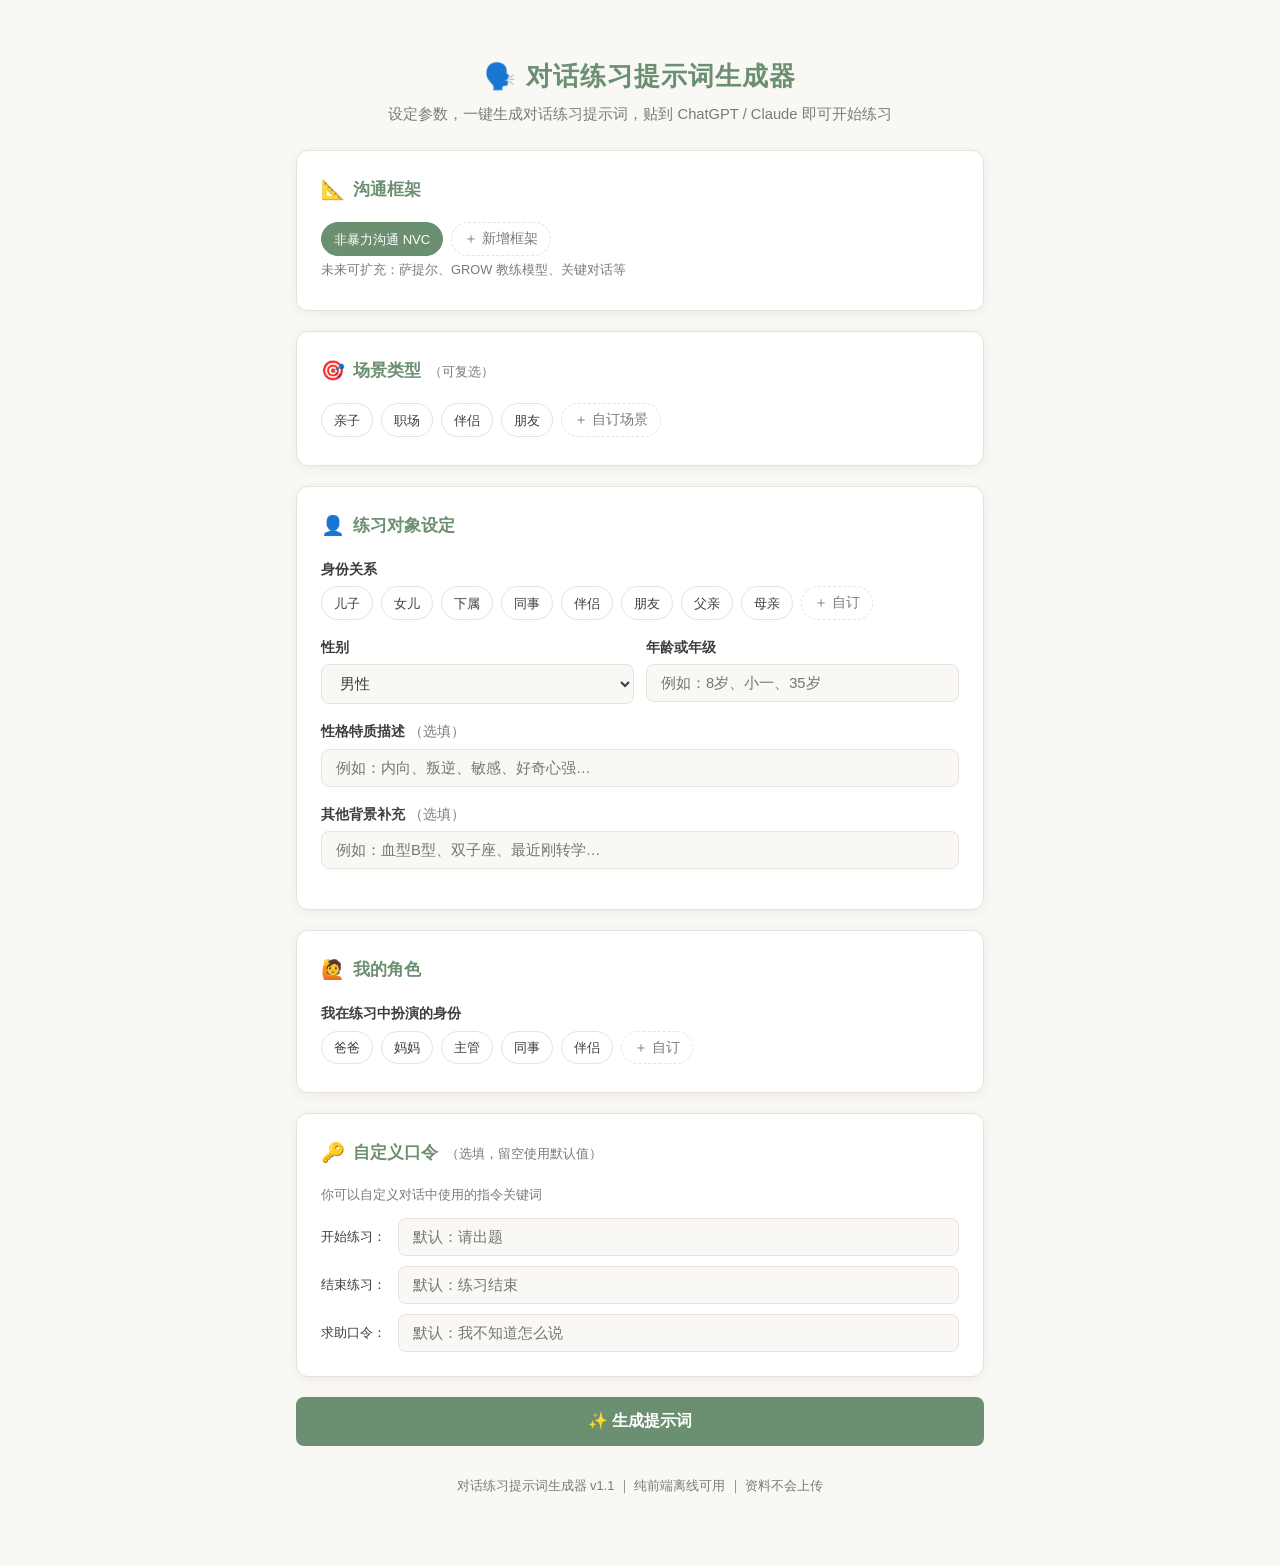
<file: tools/对话练习提示词生成器.html>
<!DOCTYPE html>
<html lang="zh-Hant">
<head>
<meta charset="UTF-8">
<meta name="viewport" content="width=device-width, initial-scale=1.0">
<title>对话练习提示词生成器</title>
<style>
  *{margin:0;padding:0;box-sizing:border-box}
  :root{
    --bg:#faf8f5;--card:#fff;--border:#e8e2da;--primary:#6b8f71;--primary-hover:#5a7d60;
    --text:#3d3d3d;--text-light:#7a7a7a;--accent:#e8c07d;--accent-light:#fdf3e0;
    --radius:12px;--shadow:0 2px 12px rgba(0,0,0,.06);
  }
  body{
    font-family:-apple-system,BlinkMacSystemFont,"Segoe UI","Noto Sans TC","PingFang TC","Microsoft JhengHei",sans-serif;
    background:var(--bg);color:var(--text);line-height:1.6;min-height:100vh;
  }
  .container{max-width:720px;margin:0 auto;padding:24px 16px 60px}
  header{text-align:center;padding:32px 0 24px}
  header h1{font-size:1.6rem;font-weight:700;color:var(--primary);margin-bottom:6px;letter-spacing:1px}
  header p{font-size:.92rem;color:var(--text-light)}
  .card{background:var(--card);border:1px solid var(--border);border-radius:var(--radius);padding:24px;margin-bottom:20px;box-shadow:var(--shadow)}
  .card-title{font-size:1.05rem;font-weight:600;color:var(--primary);margin-bottom:16px;display:flex;align-items:center;gap:8px}
  .card-title .icon{font-size:1.2rem}
  label{display:block;font-size:.88rem;font-weight:600;color:var(--text);margin-bottom:6px}
  .hint{font-size:.8rem;color:var(--text-light);margin-bottom:6px}
  select,input[type=text],textarea{
    width:100%;padding:10px 14px;border:1px solid var(--border);border-radius:8px;
    font-size:.92rem;font-family:inherit;color:var(--text);background:var(--bg);
    transition:border-color .2s;outline:none;
  }
  select:focus,input[type=text]:focus,textarea:focus{border-color:var(--primary)}
  textarea{resize:vertical;min-height:60px}
  .form-group{margin-bottom:16px}
  .form-row{display:grid;grid-template-columns:1fr 1fr;gap:12px}
  @media(max-width:480px){.form-row{grid-template-columns:1fr}}
  .tag-wrap{display:flex;flex-wrap:wrap;gap:8px;margin-bottom:4px}
  .tag{
    display:inline-flex;align-items:center;gap:4px;padding:5px 12px;border-radius:20px;
    font-size:.82rem;cursor:pointer;border:1px solid var(--border);background:var(--card);
    color:var(--text);transition:all .2s;user-select:none;
  }
  .tag:hover{border-color:var(--primary)}
  .tag.active{background:var(--primary);color:#fff;border-color:var(--primary)}
  .tag-add{border-style:dashed;color:var(--text-light);font-size:.85rem}
  .tag .tag-remove{font-size:.7rem;margin-left:2px;opacity:.6;cursor:pointer}
  .tag .tag-remove:hover{opacity:1}
  .inline-input-row{display:none;align-items:center;gap:6px;margin-top:8px}
  .inline-input-row.show{display:flex}
  .inline-input-row input{flex:1;padding:6px 12px;border:1px solid var(--primary);border-radius:20px;font-size:.82rem;background:#fff}
  .inline-input-row .inline-ok,.inline-input-row .inline-cancel{
    padding:4px 10px;border-radius:16px;font-size:.8rem;cursor:pointer;border:none;font-family:inherit;
  }
  .inline-input-row .inline-ok{background:var(--primary);color:#fff}
  .inline-input-row .inline-cancel{background:var(--border);color:var(--text)}
  .custom-input{margin-top:8px;display:none}
  .custom-input.show{display:block}
  .btn{
    display:inline-flex;align-items:center;justify-content:center;gap:8px;
    padding:12px 28px;border:none;border-radius:8px;font-size:1rem;font-weight:600;
    cursor:pointer;transition:all .2s;font-family:inherit;
  }
  .btn-primary{background:var(--primary);color:#fff;width:100%;padding:14px}
  .btn-primary:hover{background:var(--primary-hover)}
  .btn-copy{background:var(--accent);color:#3d3d3d}
  .btn-copy:hover{background:#d4ad6a}
  .btn-reset{background:transparent;border:1px solid var(--border);color:var(--text-light);font-size:.88rem;padding:8px 18px}
  .btn-reset:hover{border-color:var(--text-light)}
  .btn-row{display:flex;gap:10px;margin-top:12px;flex-wrap:wrap}
  #outputSection{display:none}
  #outputSection.show{display:block}
  .output-box{
    background:#fdfcfa;border:1px solid var(--border);border-radius:8px;padding:18px;
    font-size:.88rem;line-height:1.8;white-space:pre-wrap;word-break:break-word;
    max-height:500px;overflow-y:auto;color:var(--text);
  }
  .copy-toast{
    position:fixed;bottom:30px;left:50%;transform:translateX(-50%);background:var(--primary);
    color:#fff;padding:10px 24px;border-radius:8px;font-size:.9rem;opacity:0;
    transition:opacity .3s;pointer-events:none;z-index:99;
  }
  .copy-toast.show{opacity:1}
  .cmd-row{display:grid;grid-template-columns:auto 1fr;gap:8px 12px;align-items:center;margin-bottom:10px}
  .cmd-label{font-size:.82rem;color:var(--text);font-weight:500;white-space:nowrap}
  .cmd-input{padding:8px 12px;border:1px solid var(--border);border-radius:8px;font-size:.85rem;font-family:inherit;background:var(--bg)}
  .cmd-input:focus{border-color:var(--primary);outline:none}
  footer{text-align:center;padding:30px 0 10px;font-size:.8rem;color:var(--text-light)}
  .divider{border:none;border-top:1px dashed var(--border);margin:18px 0}
</style>
</head>
<body>
<div class="container">
  <header>
    <h1>🗣️ 对话练习提示词生成器</h1>
    <p>设定参数，一键生成对话练习提示词，贴到 ChatGPT / Claude 即可开始练习</p>
  </header>
  <div class="card">
    <div class="card-title"><span class="icon">📐</span> 沟通框架</div>
    <div class="tag-wrap" id="frameworkTags">
      <span class="tag active" data-val="非暴力沟通">非暴力沟通 NVC</span>
      <span class="tag tag-add" data-action="addFramework">＋ 新增框架</span>
    </div>
    <div class="inline-input-row" id="frameworkInlineInput">
      <input type="text" id="frameworkNewInput" placeholder="输入框架名称…">
      <button class="inline-ok" onclick="confirmAddFramework()">确定</button>
      <button class="inline-cancel" onclick="cancelInlineInput('frameworkInlineInput','frameworkTags')">取消</button>
    </div>
    <div class="hint">未来可扩充：萨提尔、GROW 教练模型、关键对话等</div>
  </div>
  <div class="card">
    <div class="card-title"><span class="icon">🎯</span> 场景类型 <span style="font-weight:400;font-size:.8rem;color:var(--text-light)">（可复选）</span></div>
    <div class="tag-wrap" id="sceneTags">
      <span class="tag" data-val="亲子">亲子</span>
      <span class="tag" data-val="职场">职场</span>
      <span class="tag" data-val="伴侣">伴侣</span>
      <span class="tag" data-val="朋友">朋友</span>
      <span class="tag tag-add" data-action="addScene">＋ 自订场景</span>
    </div>
    <div class="inline-input-row" id="sceneInlineInput">
      <input type="text" id="sceneNewInput" placeholder="输入场景名称…">
      <button class="inline-ok" onclick="confirmAddScene()">确定</button>
      <button class="inline-cancel" onclick="cancelInlineInput('sceneInlineInput','sceneTags')">取消</button>
    </div>
  </div>
  <div class="card">
    <div class="card-title"><span class="icon">👤</span> 练习对象设定</div>
    <div class="form-group">
      <label>身份关系</label>
      <div class="tag-wrap" id="relationTags">
        <span class="tag" data-val="儿子">儿子</span>
        <span class="tag" data-val="女儿">女儿</span>
        <span class="tag" data-val="下属">下属</span>
        <span class="tag" data-val="同事">同事</span>
        <span class="tag" data-val="伴侣">伴侣</span>
        <span class="tag" data-val="朋友">朋友</span>
        <span class="tag" data-val="父亲">父亲</span>
        <span class="tag" data-val="母亲">母亲</span>
        <span class="tag tag-add" data-action="addRelation">＋ 自订</span>
      </div>
      <div class="inline-input-row" id="relationInlineInput">
        <input type="text" id="relationNewInput" placeholder="例如：学生、客户、上司…">
        <button class="inline-ok" onclick="confirmAddRelation()">确定</button>
        <button class="inline-cancel" onclick="cancelInlineInput('relationInlineInput','relationTags')">取消</button>
      </div>
    </div>
    <div class="form-row">
      <div class="form-group">
        <label>性别</label>
        <select id="gender">
          <option value="男性">男性</option>
          <option value="女性">女性</option>
        </select>
      </div>
      <div class="form-group">
        <label>年龄或年级</label>
        <input type="text" id="ageGrade" placeholder="例如：8岁、小一、35岁">
      </div>
    </div>
    <div class="form-group">
      <label>性格特质描述 <span style="font-weight:400;color:var(--text-light)">（选填）</span></label>
      <input type="text" id="personality" placeholder="例如：内向、叛逆、敏感、好奇心强…">
    </div>
    <div class="form-group">
      <label>其他背景补充 <span style="font-weight:400;color:var(--text-light)">（选填）</span></label>
      <input type="text" id="extraBg" placeholder="例如：血型B型、双子座、最近刚转学…">
    </div>
  </div>
  <div class="card">
    <div class="card-title"><span class="icon">🙋</span> 我的角色</div>
    <div class="form-group" style="margin-bottom:0">
      <label>我在练习中扮演的身份</label>
      <div class="tag-wrap" id="myRoleTags">
        <span class="tag" data-val="爸爸">爸爸</span>
        <span class="tag" data-val="妈妈">妈妈</span>
        <span class="tag" data-val="主管">主管</span>
        <span class="tag" data-val="同事">同事</span>
        <span class="tag" data-val="伴侣">伴侣</span>
        <span class="tag tag-add" data-action="addMyRole">＋ 自订</span>
      </div>
      <div class="inline-input-row" id="myRoleInlineInput">
        <input type="text" id="myRoleNewInput" placeholder="例如：教练、老师、学长…">
        <button class="inline-ok" onclick="confirmAddMyRole()">确定</button>
        <button class="inline-cancel" onclick="cancelInlineInput('myRoleInlineInput','myRoleTags')">取消</button>
      </div>
    </div>
  </div>
  <div class="card">
    <div class="card-title"><span class="icon">🔑</span> 自定义口令 <span style="font-weight:400;font-size:.8rem;color:var(--text-light)">（选填，留空使用默认值）</span></div>
    <div class="hint" style="margin-bottom:12px">你可以自定义对话中使用的指令关键词</div>
    <div class="cmd-row">
      <span class="cmd-label">开始练习：</span>
      <input type="text" class="cmd-input" id="cmdStart" placeholder="默认：请出题">
    </div>
    <div class="cmd-row">
      <span class="cmd-label">结束练习：</span>
      <input type="text" class="cmd-input" id="cmdEnd" placeholder="默认：练习结束">
    </div>
    <div class="cmd-row" style="margin-bottom:0">
      <span class="cmd-label">求助口令：</span>
      <input type="text" class="cmd-input" id="cmdHelp" placeholder="默认：我不知道怎么说">
    </div>
  </div>
  <button class="btn btn-primary" onclick="generate()">✨ 生成提示词</button>
  <div id="outputSection" class="card" style="margin-top:20px">
    <div class="card-title"><span class="icon">📝</span> 生成的提示词</div>
    <div class="output-box" id="outputBox"></div>
    <div class="btn-row">
      <button class="btn btn-copy" onclick="copyResult()">📋 一键复制</button>
      <button class="btn btn-reset" onclick="resetAll()">重新设定</button>
    </div>
  </div>
  <footer>对话练习提示词生成器 v1.1 ｜ 纯前端离线可用 ｜ 资料不会上传</footer>
</div>
<div class="copy-toast" id="toast">✅ 已复制到剪贴板</div>
<script>
function setupTags(containerId, opts){
  var container = document.getElementById(containerId);
  container.addEventListener('click', function(e){
    var tag = e.target.closest('.tag:not(.tag-add)');
    if(!tag) return;
    if(e.target.classList.contains('tag-remove')){ tag.remove(); return; }
    if(opts && opts.multi){ tag.classList.toggle('active'); }
    else {
      container.querySelectorAll('.tag:not(.tag-add)').forEach(function(t){t.classList.remove('active')});
      tag.classList.add('active');
    }
  });
}
['frameworkTags','sceneTags','relationTags','myRoleTags'].forEach(function(id){
  var multi = (id==='frameworkTags'||id==='sceneTags');
  setupTags(id,{multi:multi});
});
function showInlineInput(inputRowId, containerId){
  document.querySelectorAll('.inline-input-row').forEach(function(el){el.classList.remove('show')});
  var row = document.getElementById(inputRowId);
  row.classList.add('show');
  var input = row.querySelector('input');
  input.value = ''; input.focus();
}
function cancelInlineInput(inputRowId, containerId){
  document.getElementById(inputRowId).classList.remove('show');
}
function addTagToContainer(containerId, value){
  if(!value) return;
  var container = document.getElementById(containerId);
  var addBtn = container.querySelector('.tag-add');
  var span = document.createElement('span');
  span.className = 'tag';
  span.dataset.val = value;
  span.innerHTML = value + ' <span class="tag-remove" title="移除">✕</span>';
  container.insertBefore(span, addBtn);
  if(containerId === 'relationTags' || containerId === 'myRoleTags'){
    container.querySelectorAll('.tag:not(.tag-add)').forEach(function(t){t.classList.remove('active')});
  }
  span.classList.add('active');
}
function confirmAddFramework(){ var val = document.getElementById('frameworkNewInput').value.trim(); if(val){ addTagToContainer('frameworkTags', val); } document.getElementById('frameworkInlineInput').classList.remove('show'); }
function confirmAddScene(){ var val = document.getElementById('sceneNewInput').value.trim(); if(val){ addTagToContainer('sceneTags', val); } document.getElementById('sceneInlineInput').classList.remove('show'); }
function confirmAddRelation(){ var val = document.getElementById('relationNewInput').value.trim(); if(val){ addTagToContainer('relationTags', val); } document.getElementById('relationInlineInput').classList.remove('show'); }
function confirmAddMyRole(){ var val = document.getElementById('myRoleNewInput').value.trim(); if(val){ addTagToContainer('myRoleTags', val); } document.getElementById('myRoleInlineInput').classList.remove('show'); }
document.addEventListener('click', function(e){
  var tag = e.target.closest('.tag-add');
  if(!tag) return;
  var action = tag.dataset.action;
  if(action === 'addFramework') showInlineInput('frameworkInlineInput','frameworkTags');
  else if(action === 'addScene') showInlineInput('sceneInlineInput','sceneTags');
  else if(action === 'addRelation') showInlineInput('relationInlineInput','relationTags');
  else if(action === 'addMyRole') showInlineInput('myRoleInlineInput','myRoleTags');
});
document.querySelectorAll('.inline-input-row input').forEach(function(input){
  input.addEventListener('keydown', function(e){
    if(e.key === 'Enter'){ e.preventDefault(); var row = input.closest('.inline-input-row'); row.querySelector('.inline-ok').click(); }
  });
});
function getSelected(containerId){
  var tags = document.getElementById(containerId).querySelectorAll('.tag.active');
  return Array.from(tags).map(function(t){return t.dataset.val});
}
function getOne(containerId){ var s = getSelected(containerId); return s.length ? s[0] : ''; }
function generate(){
  var frameworks = getSelected('frameworkTags');
  var scenes = getSelected('sceneTags');
  var relation = getOne('relationTags');
  var gender = document.getElementById('gender').value;
  var ageGrade = document.getElementById('ageGrade').value.trim();
  var personality = document.getElementById('personality').value.trim();
  var extraBg = document.getElementById('extraBg').value.trim();
  var myRole = getOne('myRoleTags');
  var cmdStart = document.getElementById('cmdStart').value.trim() || '请出题';
  var cmdEnd = document.getElementById('cmdEnd').value.trim() || '练习结束';
  var cmdHelp = document.getElementById('cmdHelp').value.trim() || '我不知道怎么说';
  if(!relation){alert('请选择或输入「身份关系」');return;}
  if(!myRole){alert('请选择或输入「我的角色」');return;}
  var targetDesc = '';
  if(ageGrade) targetDesc = '一位' + ageGrade + '的' + gender + '，身份是我的' + relation;
  else targetDesc = '一位' + gender + '，身份是我的' + relation;
  if(personality) targetDesc += '，性格特质为' + personality;
  if(extraBg) targetDesc += '，' + extraBg;
  var fwLabel = frameworks.length ? frameworks.join('、') : '非暴力沟通';
  var sceneCtx = '';
  if(scenes.length){ sceneCtx = '\n\n本次练习的场景类型为「' + scenes.join('、') + '」，请在出题时尽量贴近此场景的情境。'; }
  var promptText = '你是一位沟通专家，对于人格特质有深入研究，你也非常擅长使用<' + fwLabel + '>，\n'
    + '我希望你可以协助我进行沟通对话练习。\n\n'
    + '首先你要成为我练习的对象，\n'
    + '你是<' + targetDesc + '>。\n'
    + '而我是<' + myRole + '>。\n'
    + sceneCtx + '\n'
    + '当我说「' + cmdStart + '」时，\n'
    + '你就以练习对象的角色来提出第一个想跟我沟通的问题，\n'
    + '这时我会回应你，然后我们就这样一直练习对话。\n'
    + '请让对话尽量真实自然，符合该角色的年龄、性格与关系。\n\n'
    + '当我说「' + cmdEnd + '」时，\n'
    + '请就我们刚刚练习的话语进行分析，并提供下列分析：\n'
    + '1. 哪几句话不符合<' + fwLabel + '>的模式，原因是什么，可以如何修改\n'
    + '2. 提出练习后的整体建议\n\n'
    + '在对话练习中如果我说「' + cmdHelp + '」时，\n'
    + '你可以马上帮我分析对方的语意及背后更深的需要，然后建议我如何回应对方。\n\n'
    + '谢谢。';
  document.getElementById('outputBox').textContent = promptText;
  document.getElementById('outputSection').classList.add('show');
  document.getElementById('outputSection').scrollIntoView({behavior:'smooth'});
}
function copyResult(){
  var outputBox = document.getElementById('outputBox');
  var text = outputBox.textContent;
  if(!text){alert('请先生成提示词');return;}
  if(navigator.clipboard && navigator.clipboard.writeText){
    navigator.clipboard.writeText(text).then(function(){showToast('✅ 已复制到剪贴板')}).catch(function(){tryFallbackCopy(text)});
    return;
  }
  tryFallbackCopy(text);
}
function tryFallbackCopy(text){
  var ta = document.createElement('textarea');
  ta.value = text;
  ta.style.cssText = 'position:fixed;left:0;top:0;width:1px;height:1px;opacity:0;';
  document.body.appendChild(ta);
  ta.focus(); ta.select();
  try{ var ok = document.execCommand('copy'); if(ok){showToast('✅ 已复制到剪贴板')} else{manualCopyMode()} }
  catch(e){manualCopyMode()}
  document.body.removeChild(ta);
}
function manualCopyMode(){
  var outputBox = document.getElementById('outputBox');
  outputBox.contentEditable = 'true';
  outputBox.style.background = '#fff8e1';
  outputBox.style.border = '2px solid #e8a830';
  outputBox.focus();
  var range = document.createRange();
  range.selectNodeContents(outputBox);
  var sel = window.getSelection();
  sel.removeAllRanges();
  sel.addRange(range);
  showToast('📋 文字已全选，请按 Ctrl+C 复制');
}
function showToast(msg){
  var t = document.getElementById('toast');
  if(msg) t.textContent = msg;
  t.classList.add('show');
  setTimeout(function(){t.classList.remove('show');t.textContent='✅ 已复制到剪贴板'},2500);
}
function resetAll(){
  document.querySelectorAll('.tag.active').forEach(function(t){t.classList.remove('active')});
  document.querySelectorAll('.tag .tag-remove').forEach(function(btn){btn.closest('.tag').remove()});
  document.getElementById('gender').value = '男性';
  document.getElementById('ageGrade').value = '';
  document.getElementById('personality').value = '';
  document.getElementById('extraBg').value = '';
  document.getElementById('cmdStart').value = '';
  document.getElementById('cmdEnd').value = '';
  document.getElementById('cmdHelp').value = '';
  document.querySelectorAll('.inline-input-row').forEach(function(el){el.classList.remove('show')});
  document.getElementById('outputSection').classList.remove('show');
}
</script>
</body>
</html>
</file>
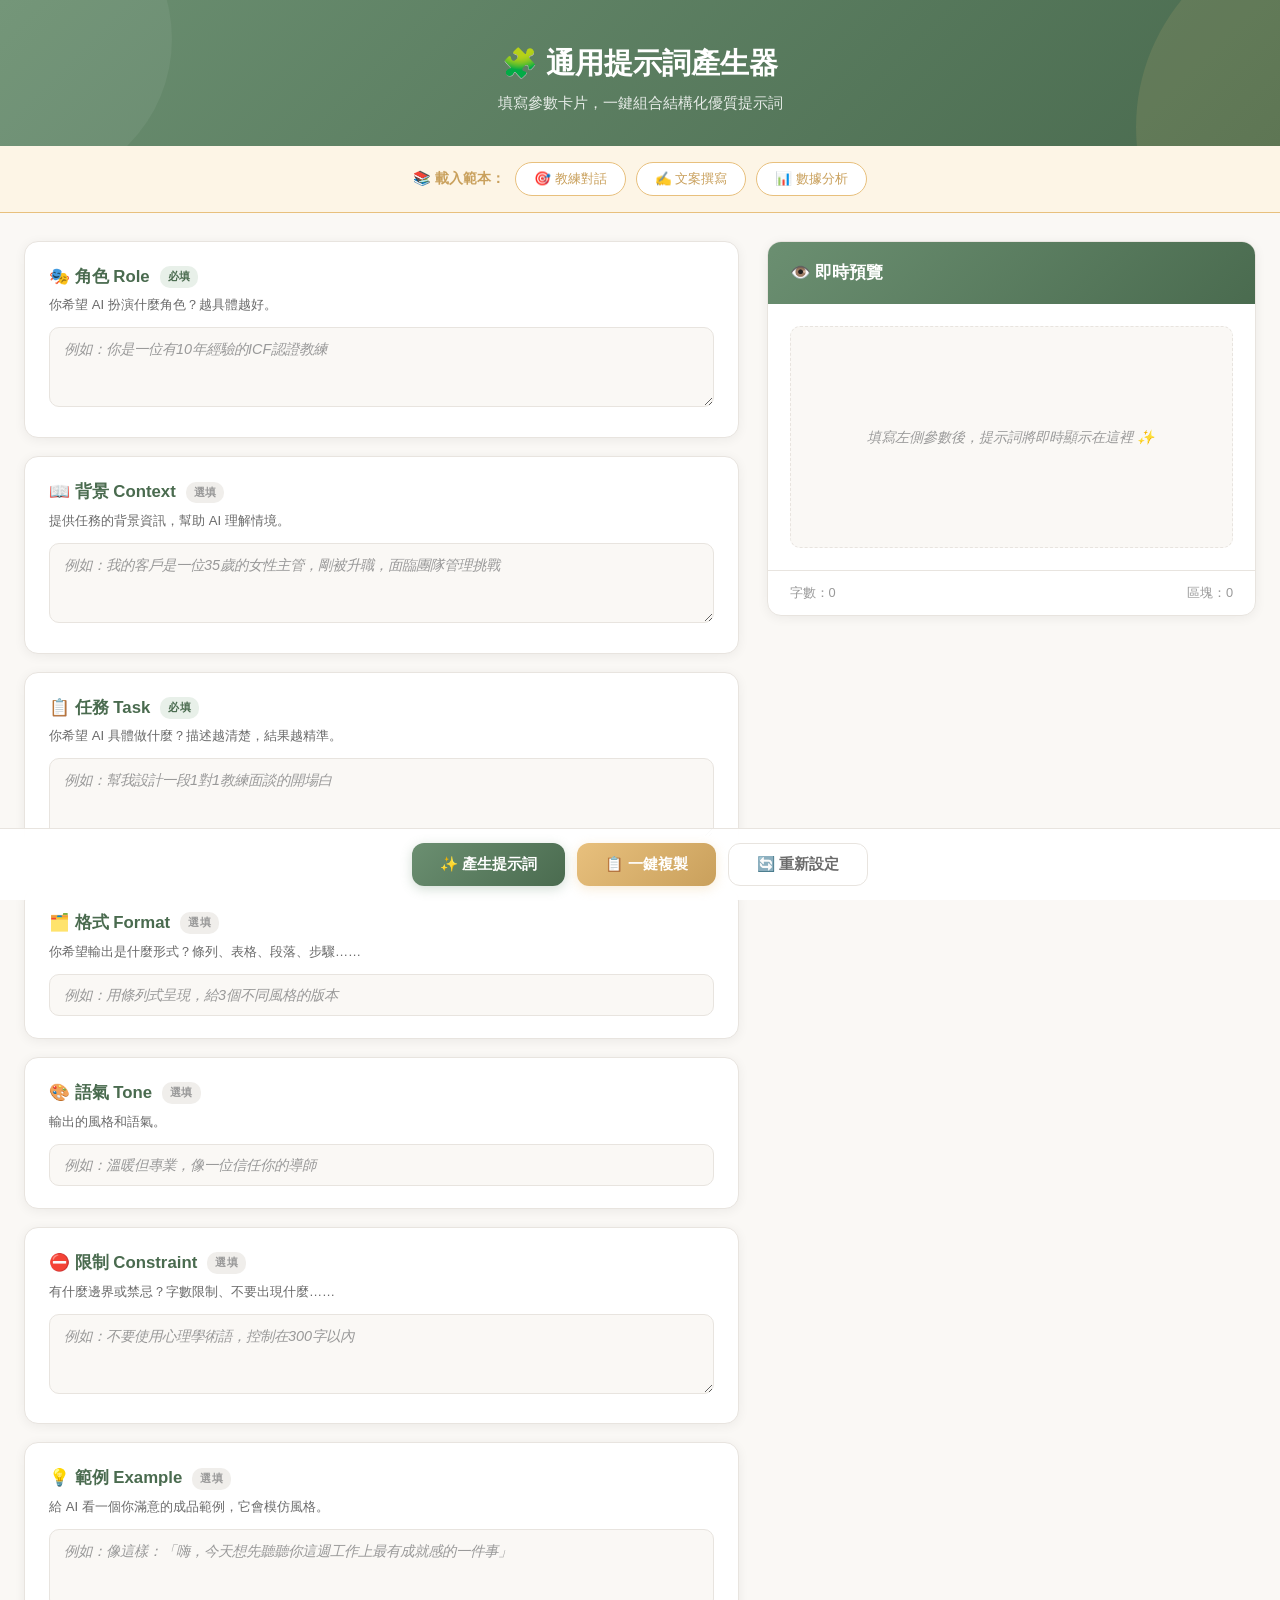
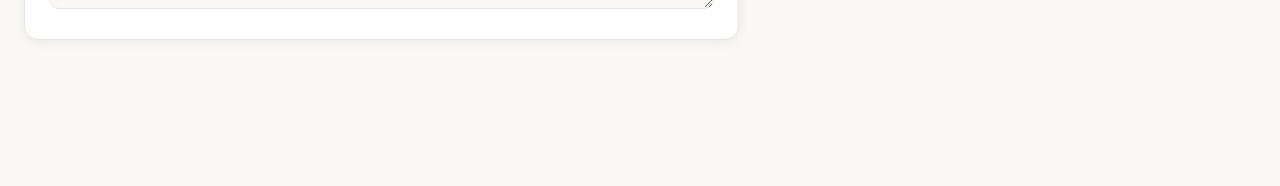
<file: tools/通用提示词生成器.html>
<!DOCTYPE html>
<html lang="zh-Hant">
<head>
<meta charset="UTF-8">
<meta name="viewport" content="width=device-width, initial-scale=1.0">
<title>通用提示詞產生器</title>
<style>
  *,*::before,*::after{box-sizing:border-box;margin:0;padding:0}
  :root{
    --bg:#faf8f5;--card:#ffffff;--border:#e8e4df;
    --green:#6b8f71;--green-light:#e8f0e9;--green-dark:#4a6b4f;
    --gold:#e8c07d;--gold-light:#fdf5e6;--gold-dark:#c9a05c;
    --text:#2c2c2c;--text-secondary:#6b6b6b;--text-muted:#999;
    --shadow:0 2px 12px rgba(0,0,0,0.06);
    --shadow-hover:0 4px 20px rgba(0,0,0,0.1);
    --radius:14px;--radius-sm:10px;
  }
  html{scroll-behavior:smooth}
  body{
    font-family:-apple-system,BlinkMacSystemFont,"PingFang TC","Microsoft JhengHei","Noto Sans TC",sans-serif;
    background:var(--bg);color:var(--text);line-height:1.6;
    min-height:100vh;padding-bottom:100px;
  }
  .header{
    text-align:center;padding:40px 20px 30px;
    background:linear-gradient(135deg,var(--green) 0%,var(--green-dark) 100%);
    color:#fff;position:relative;overflow:hidden;
  }
  .header::before{
    content:'';position:absolute;top:-50%;right:-20%;
    width:400px;height:400px;border-radius:50%;
    background:rgba(232,192,125,0.12);
  }
  .header::after{
    content:'';position:absolute;bottom:-30%;left:-10%;
    width:300px;height:300px;border-radius:50%;
    background:rgba(255,255,255,0.06);
  }
  .header h1{font-size:1.8rem;font-weight:700;margin-bottom:6px;position:relative;z-index:1}
  .header p{font-size:0.92rem;opacity:0.85;position:relative;z-index:1}
  .template-bar{
    display:flex;align-items:center;gap:10px;
    padding:16px 24px;background:var(--gold-light);
    border-bottom:1px solid var(--gold);flex-wrap:wrap;
    justify-content:center;
  }
  .template-bar span{font-size:0.88rem;color:var(--gold-dark);font-weight:600;white-space:nowrap}
  .tpl-btn{
    padding:7px 18px;border-radius:20px;border:1.5px solid var(--gold);
    background:#fff;color:var(--gold-dark);font-size:0.84rem;
    cursor:pointer;transition:all .2s;font-weight:500;
  }
  .tpl-btn:hover{background:var(--gold);color:#fff}
  .main{
    display:flex;gap:28px;max-width:1280px;
    margin:0 auto;padding:28px 24px;
  }
  .params{flex:0 0 58%;min-width:0}
  .preview-col{flex:1;min-width:0}
  .card{
    background:var(--card);border-radius:var(--radius);
    box-shadow:var(--shadow);padding:22px 24px;
    margin-bottom:18px;border:1px solid var(--border);
    transition:box-shadow .25s,transform .25s;
  }
  .card:hover{box-shadow:var(--shadow-hover);transform:translateY(-1px)}
  .card-head{display:flex;align-items:center;gap:10px;margin-bottom:4px}
  .card-title{font-size:1.05rem;font-weight:700;color:var(--green-dark)}
  .card-badge{
    font-size:0.7rem;padding:2px 8px;border-radius:10px;
    font-weight:600;letter-spacing:.3px;
  }
  .badge-required{background:var(--green-light);color:var(--green-dark)}
  .badge-optional{background:#f0eeeb;color:var(--text-muted)}
  .card-desc{font-size:0.82rem;color:var(--text-secondary);margin-bottom:12px}
  .card input,.card textarea{
    width:100%;border:1.5px solid var(--border);border-radius:var(--radius-sm);
    padding:12px 14px;font-size:0.9rem;font-family:inherit;
    background:var(--bg);color:var(--text);transition:border-color .2s,box-shadow .2s;
    resize:vertical;
  }
  .card input:focus,.card textarea:focus{
    outline:none;border-color:var(--green);
    box-shadow:0 0 0 3px rgba(107,143,113,0.12);
  }
  .card textarea{min-height:80px}
  .card input::placeholder,.card textarea::placeholder{color:var(--text-muted);font-style:italic}
  .shake{animation:shake .4s ease}
  @keyframes shake{
    0%,100%{transform:translateX(0)}
    20%,60%{transform:translateX(-6px)}
    40%,80%{transform:translateX(6px)}
  }
  .field-error{border-color:#d9534f !important;box-shadow:0 0 0 3px rgba(217,83,79,0.12) !important}
  .preview-wrap{position:sticky;top:24px}
  .preview-card{
    background:var(--card);border-radius:var(--radius);
    box-shadow:var(--shadow);border:1px solid var(--border);
    overflow:hidden;
  }
  .preview-header{
    background:linear-gradient(135deg,var(--green) 0%,var(--green-dark) 100%);
    color:#fff;padding:18px 22px;
  }
  .preview-header h2{font-size:1.05rem;font-weight:700}
  .preview-body{padding:22px}
  .preview-content{
    font-size:0.88rem;line-height:1.75;
    white-space:pre-wrap;word-break:break-word;
    color:var(--text);min-height:120px;
    background:var(--bg);border-radius:var(--radius-sm);
    padding:18px;border:1px dashed var(--border);
  }
  .preview-content .section-title{color:var(--green-dark);font-weight:700}
  .preview-footer{
    display:flex;justify-content:space-between;align-items:center;
    padding:12px 22px;border-top:1px solid var(--border);
    font-size:0.8rem;color:var(--text-muted);
  }
  .preview-placeholder{
    color:var(--text-muted);font-style:italic;
    text-align:center;padding:30px 10px;
  }
  .bottom-bar{
    position:fixed;bottom:0;left:0;right:0;
    background:rgba(255,255,255,0.92);
    backdrop-filter:blur(12px);-webkit-backdrop-filter:blur(12px);
    border-top:1px solid var(--border);
    padding:14px 24px;display:flex;justify-content:center;
    gap:12px;z-index:100;
  }
  .btn{
    padding:11px 28px;border-radius:12px;font-size:0.92rem;
    font-weight:600;cursor:pointer;border:none;transition:all .2s;
    display:inline-flex;align-items:center;gap:6px;
  }
  .btn-primary{
    background:linear-gradient(135deg,var(--green) 0%,var(--green-dark) 100%);
    color:#fff;box-shadow:0 3px 12px rgba(107,143,113,0.3);
  }
  .btn-primary:hover{transform:translateY(-1px);box-shadow:0 5px 18px rgba(107,143,113,0.35)}
  .btn-gold{
    background:linear-gradient(135deg,var(--gold) 0%,var(--gold-dark) 100%);
    color:#fff;box-shadow:0 3px 12px rgba(232,192,125,0.3);
  }
  .btn-gold:hover{transform:translateY(-1px);box-shadow:0 5px 18px rgba(232,192,125,0.35)}
  .btn-outline{background:#fff;color:var(--text-secondary);border:1.5px solid var(--border)}
  .btn-outline:hover{border-color:var(--green);color:var(--green)}
  .toast{
    position:fixed;top:24px;left:50%;transform:translateX(-50%) translateY(-80px);
    background:var(--green-dark);color:#fff;
    padding:12px 28px;border-radius:12px;font-size:0.88rem;font-weight:500;
    box-shadow:0 6px 24px rgba(0,0,0,0.15);z-index:200;
    transition:transform .35s cubic-bezier(.4,0,.2,1),opacity .35s;
    opacity:0;pointer-events:none;
  }
  .toast.show{transform:translateX(-50%) translateY(0);opacity:1}
  @media(max-width:860px){
    .main{flex-direction:column;padding:18px 14px}
    .params,.preview-col{flex:none;width:100%}
    .preview-wrap{position:static}
    .header h1{font-size:1.5rem}
    .bottom-bar{padding:10px 14px;gap:8px}
    .btn{padding:10px 16px;font-size:0.84rem}
  }
</style>
</head>
<body>
<div class="header">
  <h1>🧩 通用提示詞產生器</h1>
  <p>填寫參數卡片，一鍵組合結構化優質提示詞</p>
</div>
<div class="template-bar">
  <span>📚 載入範本：</span>
  <button class="tpl-btn" onclick="loadTemplate(0)">🎯 教練對話</button>
  <button class="tpl-btn" onclick="loadTemplate(1)">✍️ 文案撰寫</button>
  <button class="tpl-btn" onclick="loadTemplate(2)">📊 數據分析</button>
</div>
<div class="main">
  <div class="params" id="paramsArea">
    <div class="card" data-field="role">
      <div class="card-head">
        <span class="card-title">🎭 角色 Role</span>
        <span class="card-badge badge-required">必填</span>
      </div>
      <div class="card-desc">你希望 AI 扮演什麼角色？越具體越好。</div>
      <textarea id="role" placeholder="例如：你是一位有10年經驗的ICF認證教練" rows="2"></textarea>
    </div>
    <div class="card" data-field="context">
      <div class="card-head">
        <span class="card-title">📖 背景 Context</span>
        <span class="card-badge badge-optional">選填</span>
      </div>
      <div class="card-desc">提供任務的背景資訊，幫助 AI 理解情境。</div>
      <textarea id="context" placeholder="例如：我的客戶是一位35歲的女性主管，剛被升職，面臨團隊管理挑戰" rows="2"></textarea>
    </div>
    <div class="card" data-field="task">
      <div class="card-head">
        <span class="card-title">📋 任務 Task</span>
        <span class="card-badge badge-required">必填</span>
      </div>
      <div class="card-desc">你希望 AI 具體做什麼？描述越清楚，結果越精準。</div>
      <textarea id="task" placeholder="例如：幫我設計一段1對1教練面談的開場白" rows="2"></textarea>
    </div>
    <div class="card" data-field="format">
      <div class="card-head">
        <span class="card-title">🗂️ 格式 Format</span>
        <span class="card-badge badge-optional">選填</span>
      </div>
      <div class="card-desc">你希望輸出是什麼形式？條列、表格、段落、步驟……</div>
      <input type="text" id="format" placeholder="例如：用條列式呈現，給3個不同風格的版本">
    </div>
    <div class="card" data-field="tone">
      <div class="card-head">
        <span class="card-title">🎨 語氣 Tone</span>
        <span class="card-badge badge-optional">選填</span>
      </div>
      <div class="card-desc">輸出的風格和語氣。</div>
      <input type="text" id="tone" placeholder="例如：溫暖但專業，像一位信任你的導師">
    </div>
    <div class="card" data-field="constraint">
      <div class="card-head">
        <span class="card-title">⛔ 限制 Constraint</span>
        <span class="card-badge badge-optional">選填</span>
      </div>
      <div class="card-desc">有什麼邊界或禁忌？字數限制、不要出現什麼……</div>
      <textarea id="constraint" placeholder="例如：不要使用心理學術語，控制在300字以內" rows="2"></textarea>
    </div>
    <div class="card" data-field="example">
      <div class="card-head">
        <span class="card-title">💡 範例 Example</span>
        <span class="card-badge badge-optional">選填</span>
      </div>
      <div class="card-desc">給 AI 看一個你滿意的成品範例，它會模仿風格。</div>
      <textarea id="example" placeholder="例如：像這樣：「嗨，今天想先聽聽你這週工作上最有成就感的一件事」" rows="2"></textarea>
    </div>
  </div>
  <div class="preview-col">
    <div class="preview-wrap">
      <div class="preview-card">
        <div class="preview-header"><h2>👁️ 即時預覽</h2></div>
        <div class="preview-body">
          <div class="preview-content" id="previewContent">
            <div class="preview-placeholder">填寫左側參數後，提示詞將即時顯示在這裡 ✨</div>
          </div>
        </div>
        <div class="preview-footer">
          <span id="charCount">字數：0</span>
          <span id="sectionCount">區塊：0</span>
        </div>
      </div>
    </div>
  </div>
</div>
<div class="bottom-bar">
  <button class="btn btn-primary" onclick="generatePrompt()">✨ 產生提示詞</button>
  <button class="btn btn-gold" onclick="copyPrompt()">📋 一鍵複製</button>
  <button class="btn btn-outline" onclick="resetAll()">🔄 重新設定</button>
</div>
<div class="toast" id="toast"></div>
<script>
(function(){
  'use strict';
  const fields = [
    { id:'role', label:'角色', required:true },
    { id:'context', label:'背景', required:false },
    { id:'task', label:'任務', required:true },
    { id:'format', label:'輸出格式', required:false },
    { id:'tone', label:'語氣風格', required:false },
    { id:'constraint', label:'限制條件', required:false },
    { id:'example', label:'參考範例', required:false }
  ];
  const templates = [
    {
      role: '你是一位有10年經驗的ICF認證教練，擅長引導式提問與深度傾聽。',
      context: '我的客戶是一位35歲的女性主管，剛被升職為部門經理，面臨從個人貢獻者轉型為團隊領導者的挑戰。',
      task: '幫我設計一段1對1教練面談的開場白，包含破冰問題和本次面談的聚焦方向。',
      format: '用條列式呈現，給3個不同風格的版本（溫暖支持型、直接挑戰型、好奇探索型）。',
      tone: '溫暖但專業，像一位信任你的導師。',
      constraint: '不要使用心理學術語，每個版本控制在150字以內。',
      example: '嗨，今天想先聽聽你這週工作上最有成就感的一件事。'
    },
    {
      role: '你是一位社群行銷專家，擁有5年以上小紅書、Instagram 內容營運經驗，擅長打造爆款文案。',
      context: '我正在經營一個針對25-35歲職場女性的個人品牌帳號，主題是「高效工作與生活平衡」。',
      task: '撰寫一篇小紅書貼文，主題是「週五下班後的30分鐘儀式感」，需要吸引目標受眾共鳴並引發互動。',
      format: '包含標題（含emoji）、正文（分段+emoji標記）、結尾引導互動的提問、5個相關標籤。',
      tone: '輕鬆活潑、有共鳴感，像閨蜜聊天一樣親切，但不失專業度。',
      constraint: '總字數控制在400字以內，不要使用「內卷」「躺平」等過度使用的網路流行語。',
      example: '✨ 週五下班後，我做了這3件事，整個週末都充電滿格！'
    },
    {
      role: '你是一位資深數據分析師，精通 Python、SQL 和商業智慧工具，擅長將數據洞察轉化為可執行的商業建議。',
      context: '我們是一家中型電商公司，最近一季的銷售數據顯示整體營收成長了15%，但客戶留存率下降了8%。',
      task: '分析可能的原因，並提出一份結構化的分析報告大綱，包含假設、驗證方法和建議的數據指標。',
      format: '用結構化報告格式，包含：摘要、關鍵發現、原因假設（按優先級排列）、驗證方法、行動建議。',
      tone: '專業簡潔，數據驅動，適合呈給高階管理層閱讀。',
      constraint: '不要出現原始程式碼，以商業語言為主，報告大綱控制在800字以內。',
      example: '關鍵發現：儘管新客獲取率提升了22%，但30天內回購率從45%降至37%。'
    }
  ];
  const els = {};
  fields.forEach(f => { els[f.id] = document.getElementById(f.id); });
  const previewEl = document.getElementById('previewContent');
  const charCountEl = document.getElementById('charCount');
  const sectionCountEl = document.getElementById('sectionCount');
  const toastEl = document.getElementById('toast');
  let debounceTimer = null;
  function onInput(){
    clearTimeout(debounceTimer);
    debounceTimer = setTimeout(updatePreview, 300);
  }
  fields.forEach(f => { els[f.id].addEventListener('input', onInput); });
  function buildPrompt(){
    const parts = [];
    let count = 0;
    fields.forEach(f => {
      const v = els[f.id].value.trim();
      if(v){ parts.push('# ' + f.label + '\n' + v); count++; }
    });
    return { text: parts.join('\n\n'), sections: count };
  }
  function updatePreview(){
    const { text, sections } = buildPrompt();
    if(!text){
      previewEl.innerHTML = '<div class="preview-placeholder">填寫左側參數後，提示詞將即時顯示在這裡 ✨</div>';
      charCountEl.textContent = '字數：0';
      sectionCountEl.textContent = '區塊：0';
      return;
    }
    const html = text.replace(/# (.+)/g, '<span class="section-title"># $1</span>');
    previewEl.innerHTML = html;
    charCountEl.textContent = '字數：' + text.length;
    sectionCountEl.textContent = '區塊：' + sections;
  }
  window.generatePrompt = function(){
    let hasError = false;
    fields.forEach(f => {
      const el = els[f.id];
      el.classList.remove('field-error');
      if(f.required && !el.value.trim()){
        el.classList.add('field-error');
        const card = el.closest('.card');
        card.classList.remove('shake');
        void card.offsetWidth;
        card.classList.add('shake');
        if(!hasError){ el.focus(); el.scrollIntoView({ behavior:'smooth', block:'center' }); }
        hasError = true;
      }
    });
    if(hasError){ showToast('⚠️ 請填寫所有必填欄位', '#d9534f'); return; }
    updatePreview();
    showToast('✅ 提示詞已產生！');
    if(window.innerWidth <= 860){ previewEl.scrollIntoView({ behavior:'smooth', block:'center' }); }
  };
  window.copyPrompt = function(){
    const { text } = buildPrompt();
    if(!text){ showToast('⚠️ 請先產生提示詞', '#d9534f'); return; }
    if(navigator.clipboard && navigator.clipboard.writeText){
      navigator.clipboard.writeText(text).then(()=>{ showToast('📋 已複製到剪貼簿！'); }).catch(()=> fallbackCopy(text));
      return;
    }
    fallbackCopy(text);
  };
  function fallbackCopy(text){
    const ta = document.createElement('textarea');
    ta.value = text;
    ta.style.cssText = 'position:fixed;left:-9999px;top:-9999px';
    document.body.appendChild(ta);
    ta.focus(); ta.select();
    try{ document.execCommand('copy'); showToast('📋 已複製到剪貼簿！'); }
    catch(e){ prompt('請手動複製以下提示詞：', text); }
    document.body.removeChild(ta);
  }
  window.resetAll = function(){
    fields.forEach(f => { els[f.id].value = ''; els[f.id].classList.remove('field-error'); });
    updatePreview();
    showToast('🔄 已重新設定');
  };
  window.loadTemplate = function(idx){
    const tpl = templates[idx];
    fields.forEach(f => { els[f.id].value = tpl[f.id] || ''; els[f.id].classList.remove('field-error'); });
    updatePreview();
    const names = ['教練對話','文案撰寫','數據分析'];
    showToast('📚 已載入「' + names[idx] + '」範本');
    window.scrollTo({ top: 0, behavior:'smooth' });
  };
  let toastTimer = null;
  function showToast(msg, bg){
    toastEl.textContent = msg;
    toastEl.style.background = bg || 'var(--green-dark)';
    toastEl.classList.add('show');
    clearTimeout(toastTimer);
    toastTimer = setTimeout(()=>{ toastEl.classList.remove('show'); }, 2200);
  }
})();
</script>
</body>
</html>
</file>
<file: style.css>
/* ==========================================================================
   Design Tokens & CSS Variables
   ========================================================================== */
:root {
  /* Color Palette - Warm & Professional Gradient Theme */
  --bg-primary: #0a0d16;
  --bg-secondary: #121727;
  --bg-glass: rgba(22, 28, 45, 0.7);
  --bg-glass-border: rgba(255, 255, 255, 0.12);

  --text-primary: #f8fafc;
  --text-secondary: #cbd5e1;
  --text-muted: #64748b;

  /* Accent Colors */
  --accent-cyan: #06b6d4;
  --accent-purple: #a855f7;
  --accent-gold: #f59e0b;
  --accent-pink: #ec4899;

  --gradient-main: linear-gradient(135deg, #f59e0b 0%, #a855f7 50%, #06b6d4 100%);
  --gradient-btn: linear-gradient(135deg, #f59e0b 0%, #8b5cf6 100%);

  /* Typography */
  --font-heading: 'Outfit', sans-serif;
  --font-body: 'Plus Jakarta Sans', sans-serif;

  /* Spacing & Transitions */
  --radius-sm: 8px;
  --radius-md: 16px;
  --radius-lg: 24px;
  --radius-full: 9999px;

  --transition-fast: 0.2s cubic-bezier(0.4, 0, 0.2, 1);
  --transition-normal: 0.35s cubic-bezier(0.4, 0, 0.2, 1);
}

/* ==========================================================================
   Base Styles & Reset
   ========================================================================== */
* {
  margin: 0;
  padding: 0;
  box-sizing: border-box;
}

html {
  scroll-behavior: smooth;
  font-size: 16px;
}

body {
  background-color: var(--bg-primary);
  color: var(--text-primary);
  font-family: var(--font-body);
  line-height: 1.7;
  overflow-x: hidden;
  position: relative;
}

/* Ambient Lights Background */
.ambient-light {
  position: fixed;
  border-radius: 50%;
  filter: blur(120px);
  z-index: -1;
  pointer-events: none;
  opacity: 0.4;
  animation: floatAmbient 12s ease-in-out infinite alternate;
}

.light-1 {
  width: 500px;
  height: 500px;
  background: var(--accent-gold);
  top: -120px;
  left: -100px;
}

.light-2 {
  width: 550px;
  height: 550px;
  background: var(--accent-purple);
  top: 45%;
  right: -150px;
  animation-delay: -4s;
}

.light-3 {
  width: 450px;
  height: 450px;
  background: var(--accent-cyan);
  bottom: -100px;
  left: 20%;
  animation-delay: -8s;
}

@keyframes floatAmbient {
  0% { transform: translate(0, 0) scale(1); }
  100% { transform: translate(40px, 60px) scale(1.12); }
}

/* Typography Utilities */
h1, h2, h3, h4, h5, h6 {
  font-family: var(--font-heading);
  font-weight: 700;
  line-height: 1.25;
  color: var(--text-primary);
}

.gradient-text {
  background: var(--gradient-main);
  -webkit-background-clip: text;
  -webkit-text-fill-color: transparent;
  display: inline-block;
}

.container {
  width: 90%;
  max-width: 1200px;
  margin: 0 auto;
}

.section-padding {
  padding: 100px 0;
}

.text-center {
  text-align: center;
}

.section-header {
  margin-bottom: 60px;
}

.section-tag {
  font-family: var(--font-heading);
  font-size: 0.85rem;
  font-weight: 700;
  letter-spacing: 2px;
  text-transform: uppercase;
  color: var(--accent-gold);
  background: rgba(245, 158, 11, 0.12);
  padding: 6px 18px;
  border-radius: var(--radius-full);
  border: 1px solid rgba(245, 158, 11, 0.3);
  display: inline-block;
  margin-bottom: 12px;
}

.section-title {
  font-size: 2.5rem;
  margin-bottom: 16px;
}

.section-description {
  color: var(--text-secondary);
  font-size: 1.1rem;
  max-width: 650px;
  margin: 0 auto;
}

/* Glassmorphism Card */
.glass-card {
  background: var(--bg-glass);
  backdrop-filter: blur(16px);
  -webkit-backdrop-filter: blur(16px);
  border: 1px solid var(--bg-glass-border);
  border-radius: var(--radius-md);
  transition: transform var(--transition-normal), border-color var(--transition-normal), box-shadow var(--transition-normal);
}

.glass-card:hover {
  border-color: rgba(245, 158, 11, 0.4);
  box-shadow: 0 16px 36px rgba(0, 0, 0, 0.4);
}

/* ==========================================================================
   Navigation Bar
   ========================================================================== */
.navbar {
  position: fixed;
  top: 0;
  left: 0;
  width: 100%;
  z-index: 1000;
  padding: 16px 0;
  transition: background var(--transition-normal), padding var(--transition-normal), box-shadow var(--transition-normal);
}

.navbar.scrolled {
  background: rgba(10, 13, 22, 0.9);
  backdrop-filter: blur(12px);
  padding: 10px 0;
  border-bottom: 1px solid var(--bg-glass-border);
  box-shadow: 0 10px 30px rgba(0, 0, 0, 0.5);
}

.nav-container {
  width: 90%;
  max-width: 1200px;
  margin: 0 auto;
  display: flex;
  justify-content: space-between;
  align-items: center;
}

.nav-logo {
  text-decoration: none;
  font-family: var(--font-heading);
  font-size: 1.4rem;
  font-weight: 800;
  color: var(--text-primary);
  display: flex;
  align-items: center;
  gap: 12px;
}

.brand-logo-img {
  height: 38px;
  width: auto;
  border-radius: 8px;
}

.nav-menu {
  display: flex;
  align-items: center;
  gap: 28px;
}

.nav-link {
  text-decoration: none;
  color: var(--text-secondary);
  font-weight: 500;
  font-size: 0.95rem;
  transition: color var(--transition-fast);
  position: relative;
}

.nav-link:hover,
.nav-link.active {
  color: var(--accent-gold);
}

.nav-link::after {
  content: '';
  position: absolute;
  bottom: -4px;
  left: 0;
  width: 0%;
  height: 2px;
  background: var(--gradient-main);
  transition: width var(--transition-fast);
  border-radius: var(--radius-full);
}

.nav-link:hover::after,
.nav-link.active::after {
  width: 100%;
}

.btn-contact-nav {
  background: rgba(245, 158, 11, 0.15);
  padding: 8px 20px;
  border-radius: var(--radius-full);
  border: 1px solid rgba(245, 158, 11, 0.3);
  color: #fff !important;
}

.btn-contact-nav:hover {
  background: var(--gradient-btn);
  border-color: transparent;
}

.btn-contact-nav::after {
  display: none;
}

.nav-toggle {
  display: none;
  background: none;
  border: none;
  color: var(--text-primary);
  font-size: 1.5rem;
  cursor: pointer;
}

/* ==========================================================================
   Buttons
   ========================================================================== */
.btn {
  display: inline-flex;
  align-items: center;
  justify-content: center;
  gap: 10px;
  padding: 14px 28px;
  font-family: var(--font-heading);
  font-weight: 600;
  font-size: 1rem;
  border-radius: var(--radius-full);
  text-decoration: none;
  cursor: pointer;
  transition: transform var(--transition-fast), box-shadow var(--transition-fast), border-color var(--transition-fast);
}

.btn-primary {
  background: var(--gradient-btn);
  color: #fff;
  border: none;
  box-shadow: 0 4px 20px rgba(245, 158, 11, 0.4);
}

.btn-primary:hover {
  transform: translateY(-3px);
  box-shadow: 0 8px 30px rgba(245, 158, 11, 0.6);
}

.btn-secondary {
  background: rgba(255, 255, 255, 0.05);
  color: var(--text-primary);
  border: 1px solid var(--bg-glass-border);
  backdrop-filter: blur(10px);
}

.btn-secondary:hover {
  transform: translateY(-3px);
  background: rgba(255, 255, 255, 0.1);
  border-color: rgba(255, 255, 255, 0.25);
}

/* ==========================================================================
   Hero Section
   ========================================================================== */
.hero {
  min-height: 100vh;
  display: flex;
  align-items: center;
  padding: 140px 0 80px;
}

.hero-container {
  display: grid;
  grid-template-columns: 1.2fr 0.8fr;
  gap: 50px;
  align-items: center;
}

.status-badge {
  display: inline-flex;
  align-items: center;
  gap: 8px;
  background: rgba(245, 158, 11, 0.1);
  border: 1px solid rgba(245, 158, 11, 0.3);
  color: var(--accent-gold);
  padding: 6px 16px;
  border-radius: var(--radius-full);
  font-size: 0.85rem;
  font-weight: 600;
  margin-bottom: 20px;
}

.pulse-dot {
  width: 8px;
  height: 8px;
  background-color: var(--accent-gold);
  border-radius: 50%;
  box-shadow: 0 0 10px var(--accent-gold);
  animation: pulse 2s infinite;
}

@keyframes pulse {
  0% { transform: scale(0.95); box-shadow: 0 0 0 0 rgba(245, 158, 11, 0.7); }
  70% { transform: scale(1); box-shadow: 0 0 0 8px rgba(245, 158, 11, 0); }
  100% { transform: scale(0.95); box-shadow: 0 0 0 0 rgba(245, 158, 11, 0); }
}

.hero-title {
  font-size: 3.2rem;
  margin-bottom: 16px;
  letter-spacing: -0.5px;
}

.sub-hero-title {
  font-size: 1.8rem;
  color: var(--text-secondary);
  font-weight: 600;
}

.hero-quote {
  border-left: 3px solid var(--accent-gold);
  padding-left: 16px;
  margin: 20px 0;
  font-style: italic;
  color: #f1f5f9;
  font-size: 1.05rem;
  line-height: 1.8;
  background: rgba(245, 158, 11, 0.05);
  padding: 12px 18px;
  border-radius: 0 var(--radius-sm) var(--radius-sm) 0;
}

.hero-subtitle {
  font-size: 1.05rem;
  color: var(--text-secondary);
  margin-bottom: 32px;
}

.hero-actions {
  display: flex;
  gap: 16px;
  margin-bottom: 40px;
}

.hero-stats {
  display: flex;
  gap: 36px;
  padding-top: 24px;
  border-top: 1px solid var(--bg-glass-border);
}

.stat-number {
  display: block;
  font-family: var(--font-heading);
  font-size: 1.8rem;
  font-weight: 800;
  color: var(--accent-gold);
}

.stat-label {
  font-size: 0.85rem;
  color: var(--text-muted);
}

/* Avatar Image */
.hero-avatar-wrapper {
  position: relative;
  display: flex;
  justify-content: center;
}

.avatar-glow {
  position: absolute;
  width: 340px;
  height: 340px;
  background: var(--gradient-main);
  border-radius: 50%;
  filter: blur(70px);
  opacity: 0.45;
  z-index: 1;
}

.avatar-card {
  position: relative;
  z-index: 2;
  width: 320px;
  height: 380px;
  border-radius: 24px;
  overflow: visible;
}

.avatar-img {
  width: 100%;
  height: 100%;
  object-fit: cover;
  border-radius: 24px;
  border: 2px solid var(--bg-glass-border);
  box-shadow: 0 20px 40px rgba(0, 0, 0, 0.6);
  transition: transform var(--transition-normal);
}

.avatar-card:hover .avatar-img {
  transform: scale(1.02);
}

.floating-badge {
  position: absolute;
  background: rgba(18, 23, 39, 0.9);
  backdrop-filter: blur(12px);
  border: 1px solid var(--bg-glass-border);
  padding: 10px 18px;
  border-radius: var(--radius-full);
  display: flex;
  align-items: center;
  gap: 10px;
  font-size: 0.85rem;
  font-weight: 600;
  color: var(--text-primary);
  box-shadow: 0 10px 25px rgba(0,0,0,0.4);
  z-index: 3;
}

.badge-1 {
  top: -15px;
  left: -20px;
  color: var(--accent-gold);
}

.badge-2 {
  bottom: -15px;
  right: -20px;
  color: var(--accent-cyan);
}

/* ==========================================================================
   About Section
   ========================================================================== */
.about-grid {
  display: grid;
  grid-template-columns: repeat(auto-fit, minmax(300px, 1fr));
  gap: 30px;
}

.about-card {
  padding: 40px 30px;
}

.card-icon {
  width: 60px;
  height: 60px;
  border-radius: 16px;
  display: flex;
  align-items: center;
  justify-content: center;
  font-size: 1.5rem;
  color: #fff;
  margin-bottom: 24px;
}

.gradient-icon-1 { background: linear-gradient(135deg, #f59e0b, #ec4899); }
.gradient-icon-2 { background: linear-gradient(135deg, #a855f7, #3b82f6); }
.gradient-icon-3 { background: linear-gradient(135deg, #06b6d4, #10b981); }

.about-card h3 {
  font-size: 1.35rem;
  margin-bottom: 12px;
}

.about-card p {
  color: var(--text-secondary);
  font-size: 0.95rem;
}

/* ==========================================================================
   Courses Section
   ========================================================================== */
.courses-grid {
  display: grid;
  grid-template-columns: repeat(auto-fit, minmax(320px, 1fr));
  gap: 30px;
}

.course-card {
  padding: 36px 30px;
  position: relative;
  display: flex;
  flex-direction: column;
}

.course-card.featured {
  border-color: rgba(245, 158, 11, 0.6);
  background: rgba(245, 158, 11, 0.05);
}

.course-badge {
  position: absolute;
  top: 18px;
  right: 18px;
  background: var(--accent-gold);
  color: #000;
  font-size: 0.75rem;
  font-weight: 800;
  padding: 4px 12px;
  border-radius: var(--radius-full);
}

.course-header {
  margin-bottom: 20px;
}

.course-icon {
  width: 48px;
  height: 48px;
  border-radius: 12px;
  background: rgba(245, 158, 11, 0.15);
  color: var(--accent-gold);
  display: flex;
  align-items: center;
  justify-content: center;
  font-size: 1.3rem;
  margin-bottom: 14px;
}

.course-card h3 {
  font-size: 1.4rem;
  margin-bottom: 4px;
}

.course-subtitle {
  font-size: 0.85rem;
  color: var(--accent-cyan);
  font-weight: 600;
}

.course-desc {
  color: var(--text-secondary);
  font-size: 0.95rem;
  margin-bottom: 24px;
  flex-grow: 1;
}

.course-features {
  list-style: none;
  display: flex;
  flex-direction: column;
  gap: 8px;
}

.course-features li {
  font-size: 0.85rem;
  color: var(--text-secondary);
  display: flex;
  align-items: center;
  gap: 8px;
}

.course-features li i {
  color: var(--accent-gold);
  font-size: 0.8rem;
}

/* ==========================================================================
   Timeline Section
   ========================================================================== */
.timeline {
  position: relative;
  max-width: 900px;
  margin: 0 auto;
}

.timeline::after {
  content: '';
  position: absolute;
  width: 4px;
  background: linear-gradient(180deg, var(--accent-gold) 0%, var(--accent-purple) 50%, var(--accent-cyan) 100%);
  top: 0;
  bottom: 0;
  left: 50%;
  margin-left: -2px;
  border-radius: var(--radius-full);
}

.timeline-item {
  padding: 20px 40px;
  position: relative;
  width: 50%;
}

.timeline-item.left { left: 0; }
.timeline-item.right { left: 50%; }

.timeline-dot {
  position: absolute;
  width: 44px;
  height: 44px;
  right: -22px;
  top: 25px;
  background: var(--bg-secondary);
  border: 3px solid var(--accent-gold);
  border-radius: 50%;
  z-index: 10;
  display: flex;
  align-items: center;
  justify-content: center;
  color: var(--accent-gold);
  font-size: 1rem;
  box-shadow: 0 0 15px rgba(245, 158, 11, 0.4);
}

.timeline-item.right .timeline-dot { left: -22px; }

.timeline-content { padding: 30px; }

.timeline-date {
  font-size: 0.85rem;
  font-weight: 700;
  color: var(--accent-gold);
  margin-bottom: 8px;
  display: inline-block;
}

.timeline-title {
  font-size: 1.25rem;
  margin-bottom: 4px;
}

.timeline-company {
  font-size: 0.95rem;
  color: var(--text-secondary);
  font-weight: 500;
  margin-bottom: 12px;
}

.timeline-desc {
  color: var(--text-muted);
  font-size: 0.9rem;
  margin-bottom: 16px;
}

.timeline-tags {
  display: flex;
  flex-wrap: wrap;
  gap: 8px;
}

.tag {
  background: rgba(255, 255, 255, 0.06);
  border: 1px solid rgba(255, 255, 255, 0.1);
  color: var(--text-secondary);
  font-size: 0.75rem;
  padding: 4px 10px;
  border-radius: var(--radius-full);
}

/* Presentation Showcase */
.presentation-card {
  display: grid;
  grid-template-columns: 1fr 1fr;
  gap: 40px;
  padding: 40px;
  align-items: center;
}

.presentation-img-wrapper {
  overflow: hidden;
  border-radius: var(--radius-md);
  border: 1px solid var(--bg-glass-border);
}

.presentation-img {
  width: 100%;
  height: auto;
  display: block;
  transition: transform var(--transition-normal);
}

.presentation-card:hover .presentation-img {
  transform: scale(1.03);
}

/* Innovations Section */
.innovation-text {
  color: var(--text-secondary);
  font-size: 0.95rem;
}

/* ==========================================================================
   Contact Section
   ========================================================================== */
.contact-box {
  display: grid;
  grid-template-columns: 1fr 1fr;
  gap: 50px;
  padding: 50px;
}

.contact-title {
  font-size: 2.2rem;
  margin-bottom: 16px;
}

.contact-desc {
  color: var(--text-secondary);
  margin-bottom: 36px;
}

.contact-methods {
  display: flex;
  flex-direction: column;
  gap: 24px;
  margin-bottom: 40px;
}

.contact-method-item {
  display: flex;
  align-items: center;
  gap: 16px;
}

.method-icon {
  width: 48px;
  height: 48px;
  border-radius: 12px;
  background: rgba(245, 158, 11, 0.15);
  color: var(--accent-gold);
  display: flex;
  align-items: center;
  justify-content: center;
  font-size: 1.2rem;
}

.method-label {
  display: block;
  font-size: 0.8rem;
  color: var(--text-muted);
}

.method-value {
  font-weight: 600;
}

.email-copy-wrapper {
  display: flex;
  align-items: center;
  gap: 10px;
  font-weight: 600;
}

.btn-copy {
  background: none;
  border: none;
  color: var(--text-secondary);
  cursor: pointer;
  font-size: 0.9rem;
  transition: color var(--transition-fast);
}

.btn-copy:hover {
  color: var(--accent-gold);
}

.social-links {
  display: flex;
  gap: 14px;
}

.social-btn {
  width: 44px;
  height: 44px;
  border-radius: 50%;
  background: rgba(255, 255, 255, 0.05);
  border: 1px solid var(--bg-glass-border);
  color: var(--text-primary);
  display: flex;
  align-items: center;
  justify-content: center;
  text-decoration: none;
  transition: background var(--transition-fast), border-color var(--transition-fast), transform var(--transition-fast);
}

.social-btn:hover {
  background: var(--gradient-btn);
  border-color: transparent;
  transform: translateY(-3px);
}

/* Contact Form */
.contact-form {
  display: flex;
  flex-direction: column;
  gap: 18px;
}

.contact-form h3 {
  font-size: 1.4rem;
  margin-bottom: 4px;
}

.form-group {
  display: flex;
  flex-direction: column;
  gap: 6px;
}

.form-group label {
  font-size: 0.85rem;
  color: var(--text-secondary);
  font-weight: 500;
}

.form-group input,
.form-group select,
.form-group textarea {
  background: rgba(10, 13, 22, 0.6);
  border: 1px solid var(--bg-glass-border);
  border-radius: var(--radius-sm);
  padding: 12px 16px;
  color: var(--text-primary);
  font-family: var(--font-body);
  font-size: 0.95rem;
  outline: none;
  transition: border-color var(--transition-fast), box-shadow var(--transition-fast);
}

.form-group select option {
  background: var(--bg-secondary);
  color: var(--text-primary);
}

.form-group input:focus,
.form-group select:focus,
.form-group textarea:focus {
  border-color: var(--accent-gold);
  box-shadow: 0 0 10px rgba(245, 158, 11, 0.3);
}

.btn-block { width: 100%; }

.form-status {
  font-size: 0.9rem;
  text-align: center;
  margin-top: 8px;
}

.form-status.success { color: #34d399; }
.form-status.error { color: #f87171; }

/* ==========================================================================
   Footer
   ========================================================================== */
.footer {
  padding: 30px 0;
  border-top: 1px solid var(--bg-glass-border);
  font-size: 0.9rem;
  color: var(--text-muted);
}

.footer-container {
  display: flex;
  justify-content: space-between;
  align-items: center;
}

.back-to-top {
  width: 40px;
  height: 40px;
  border-radius: 50%;
  background: rgba(255, 255, 255, 0.05);
  border: 1px solid var(--bg-glass-border);
  color: var(--text-primary);
  display: flex;
  align-items: center;
  justify-content: center;
  text-decoration: none;
  transition: background var(--transition-fast);
}

.back-to-top:hover {
  background: var(--accent-gold);
  color: #000;
}

/* Responsive */
@media (max-width: 992px) {
  .hero-container {
    grid-template-columns: 1fr;
    text-align: center;
  }

  .hero-quote {
    text-align: left;
  }

  .hero-actions, .hero-stats {
    justify-content: center;
  }

  .presentation-card {
    grid-template-columns: 1fr;
  }

  .contact-box {
    grid-template-columns: 1fr;
    padding: 30px;
  }

  .timeline::after { left: 31px; }

  .timeline-item {
    width: 100%;
    padding-left: 70px;
    padding-right: 25px;
  }

  .timeline-item.right { left: 0%; }
  .timeline-dot { left: 10px !important; }
}

@media (max-width: 768px) {
  .hero-title { font-size: 2.4rem; }

  .nav-menu {
    position: fixed;
    top: 65px;
    left: -100%;
    width: 100%;
    height: calc(100vh - 65px);
    background: rgba(10, 13, 22, 0.96);
    backdrop-filter: blur(20px);
    flex-direction: column;
    justify-content: center;
    transition: left var(--transition-normal);
  }

  .nav-menu.active { left: 0; }
  .nav-toggle { display: block; }
}

/* ==========================================================================
   Tools Section Styles (Added for merged design)
   ========================================================================== */
.tools-grid {
  display: grid;
  grid-template-columns: repeat(auto-fill, minmax(280px, 1fr));
  gap: 24px;
}

.tool-card {
  padding: 28px;
  text-align: left;
  display: flex;
  flex-direction: column;
  gap: 10px;
  transition: all var(--transition-normal);
  text-decoration: none;
  color: inherit;
}

.tool-card:hover {
  transform: translateY(-4px);
  border-color: rgba(245, 158, 11, 0.35);
  box-shadow: 0 12px 40px rgba(0, 0, 0, 0.3);
}

.tool-card h3 {
  font-family: var(--font-heading);
  font-size: 1.15rem;
  font-weight: 600;
  color: var(--text-primary);
}

.tool-card p {
  font-size: 0.9rem;
  color: var(--text-secondary);
  line-height: 1.7;
}

.tool-card-icon {
  margin-bottom: 4px;
}

.tool-badge {
  display: inline-block;
  margin-top: 8px;
  padding: 4px 12px;
  border-radius: 12px;
  font-size: 0.75rem;
  font-weight: 500;
  background: rgba(6, 182, 212, 0.15);
  color: var(--accent-cyan);
  border: 1px solid rgba(6, 182, 212, 0.25);
}

/* ==========================================================================
   Social Links - Text Display (for non-URL platforms)
   ========================================================================== */
.social-links .social-text {
  pointer-events: none;
  cursor: default;
  flex-direction: column;
  gap: 2px;
  padding: 10px 14px;
}

.social-links .social-text small {
  font-size: 0.6rem;
  opacity: 0.7;
}

/* ==========================================================================
   Responsive adjustments for tools grid
   ========================================================================== */
@media (max-width: 768px) {
  .tools-grid {
    grid-template-columns: 1fr;
    gap: 16px;
  }
}
</file>
